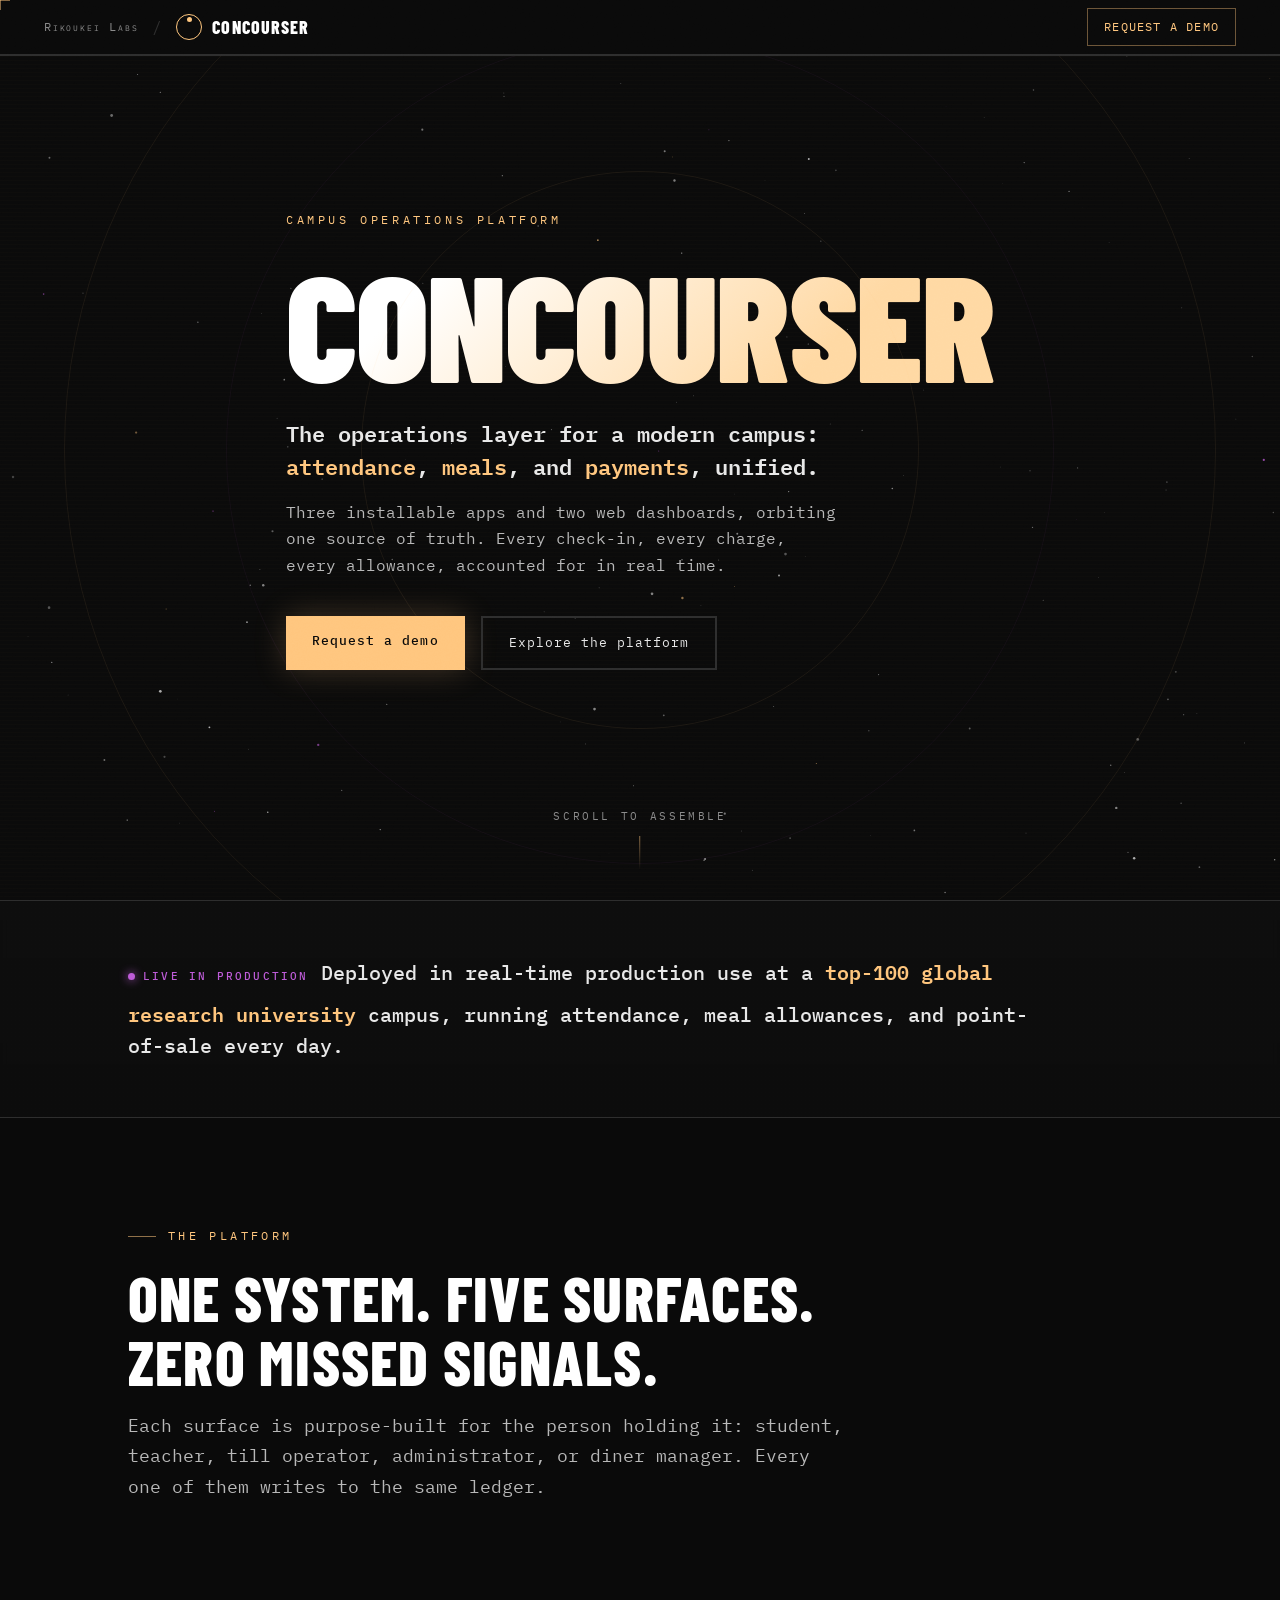
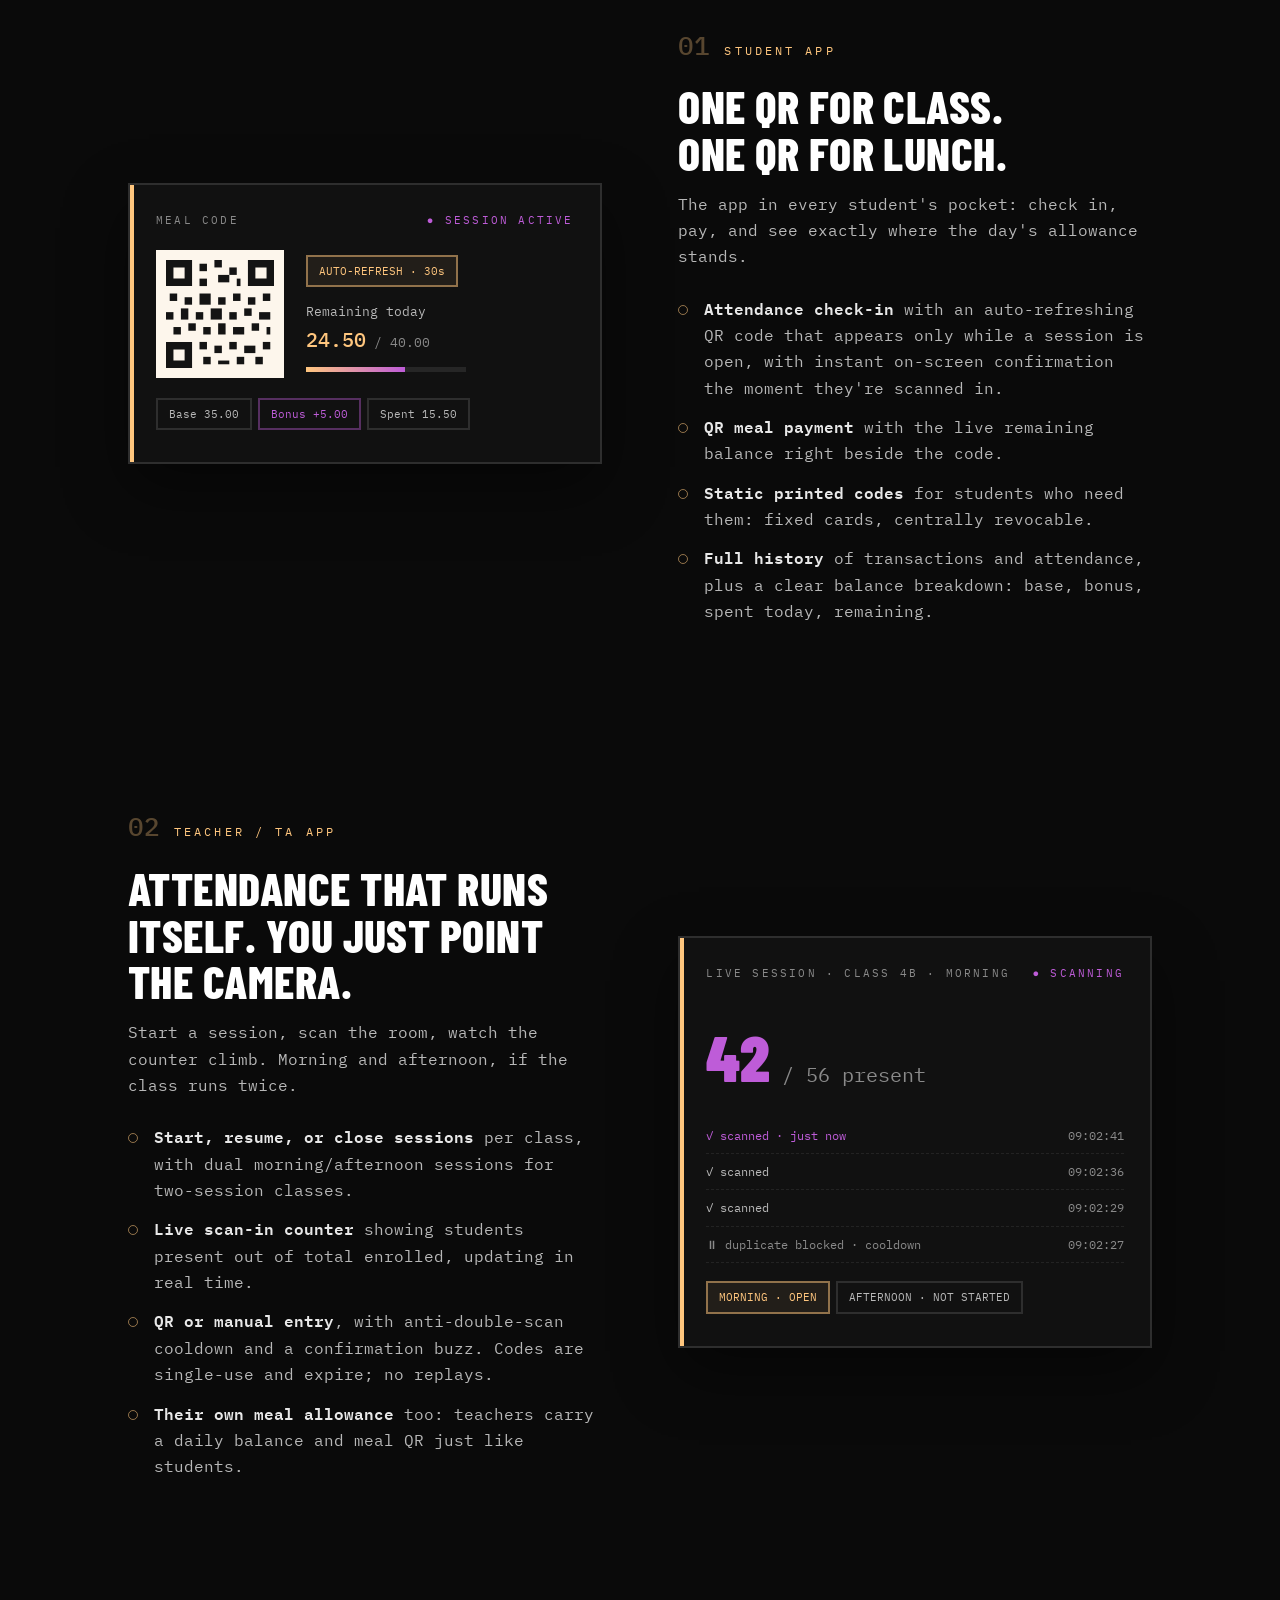
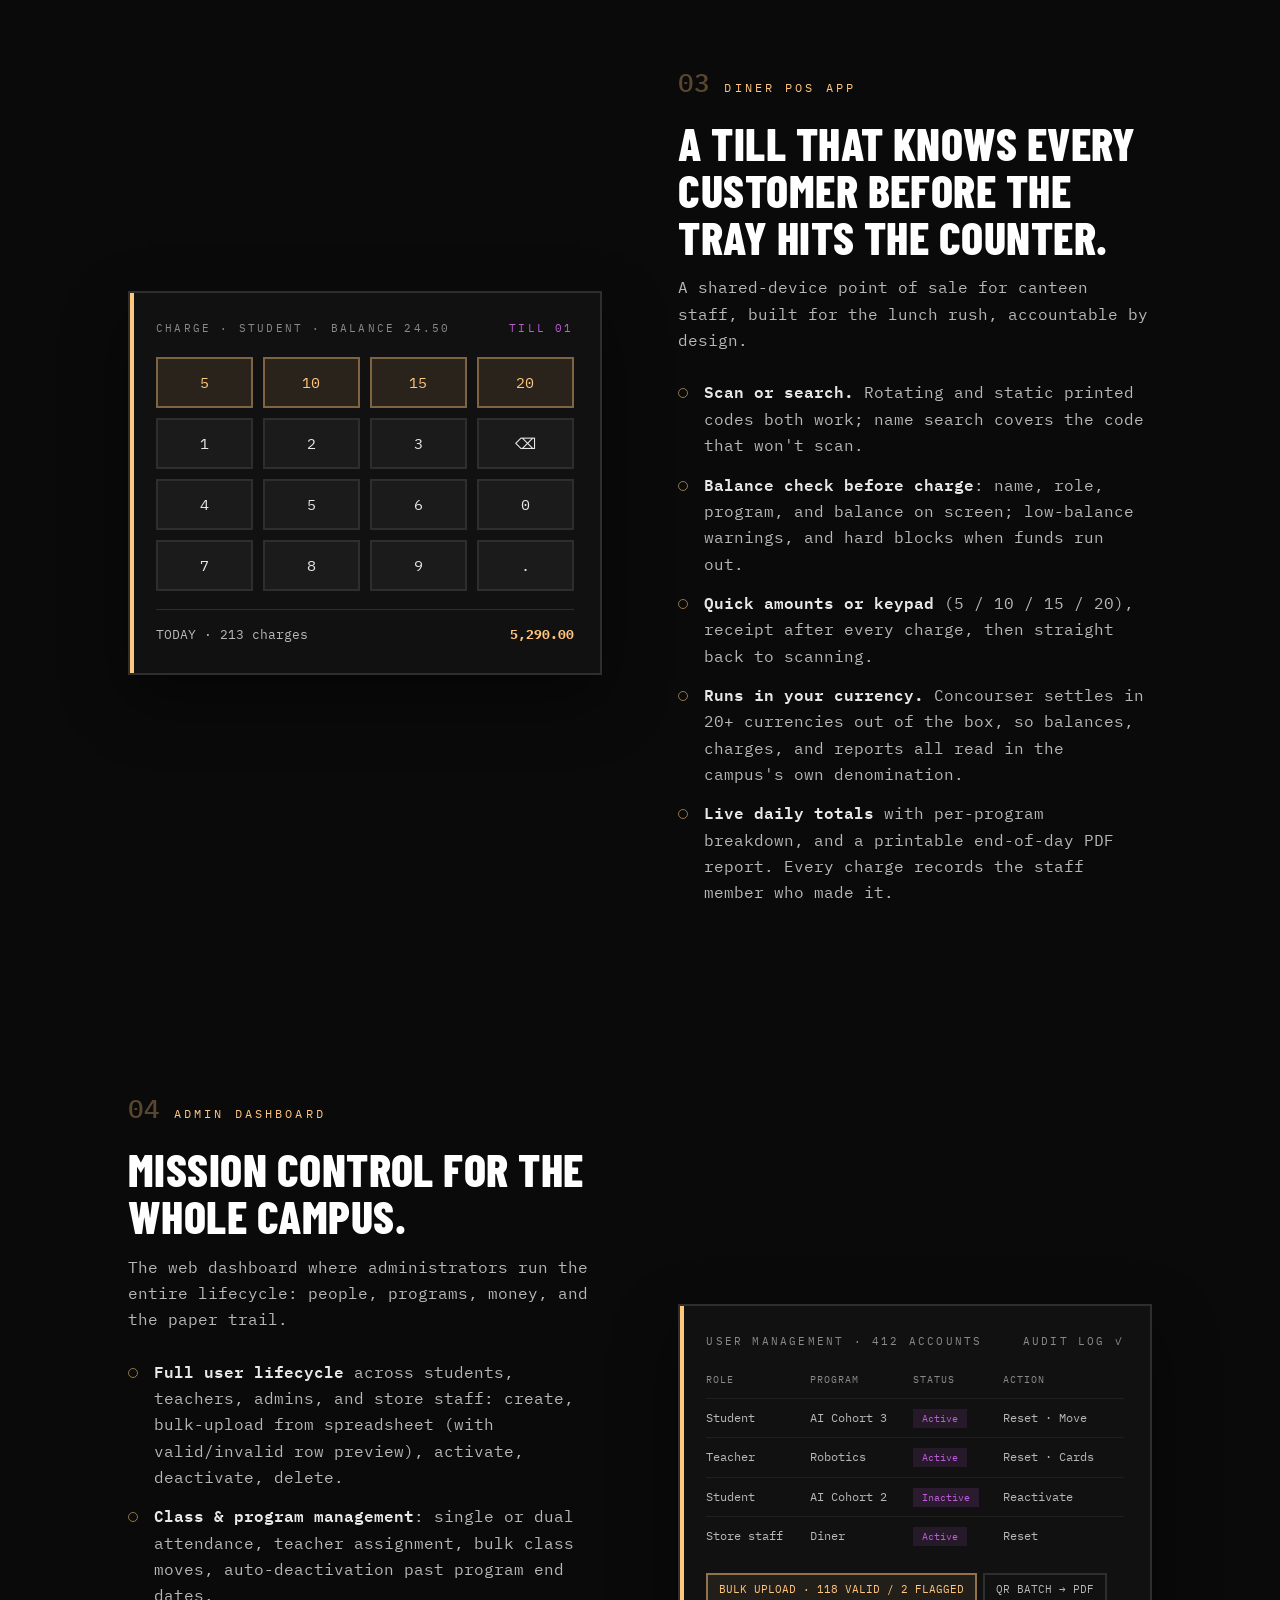
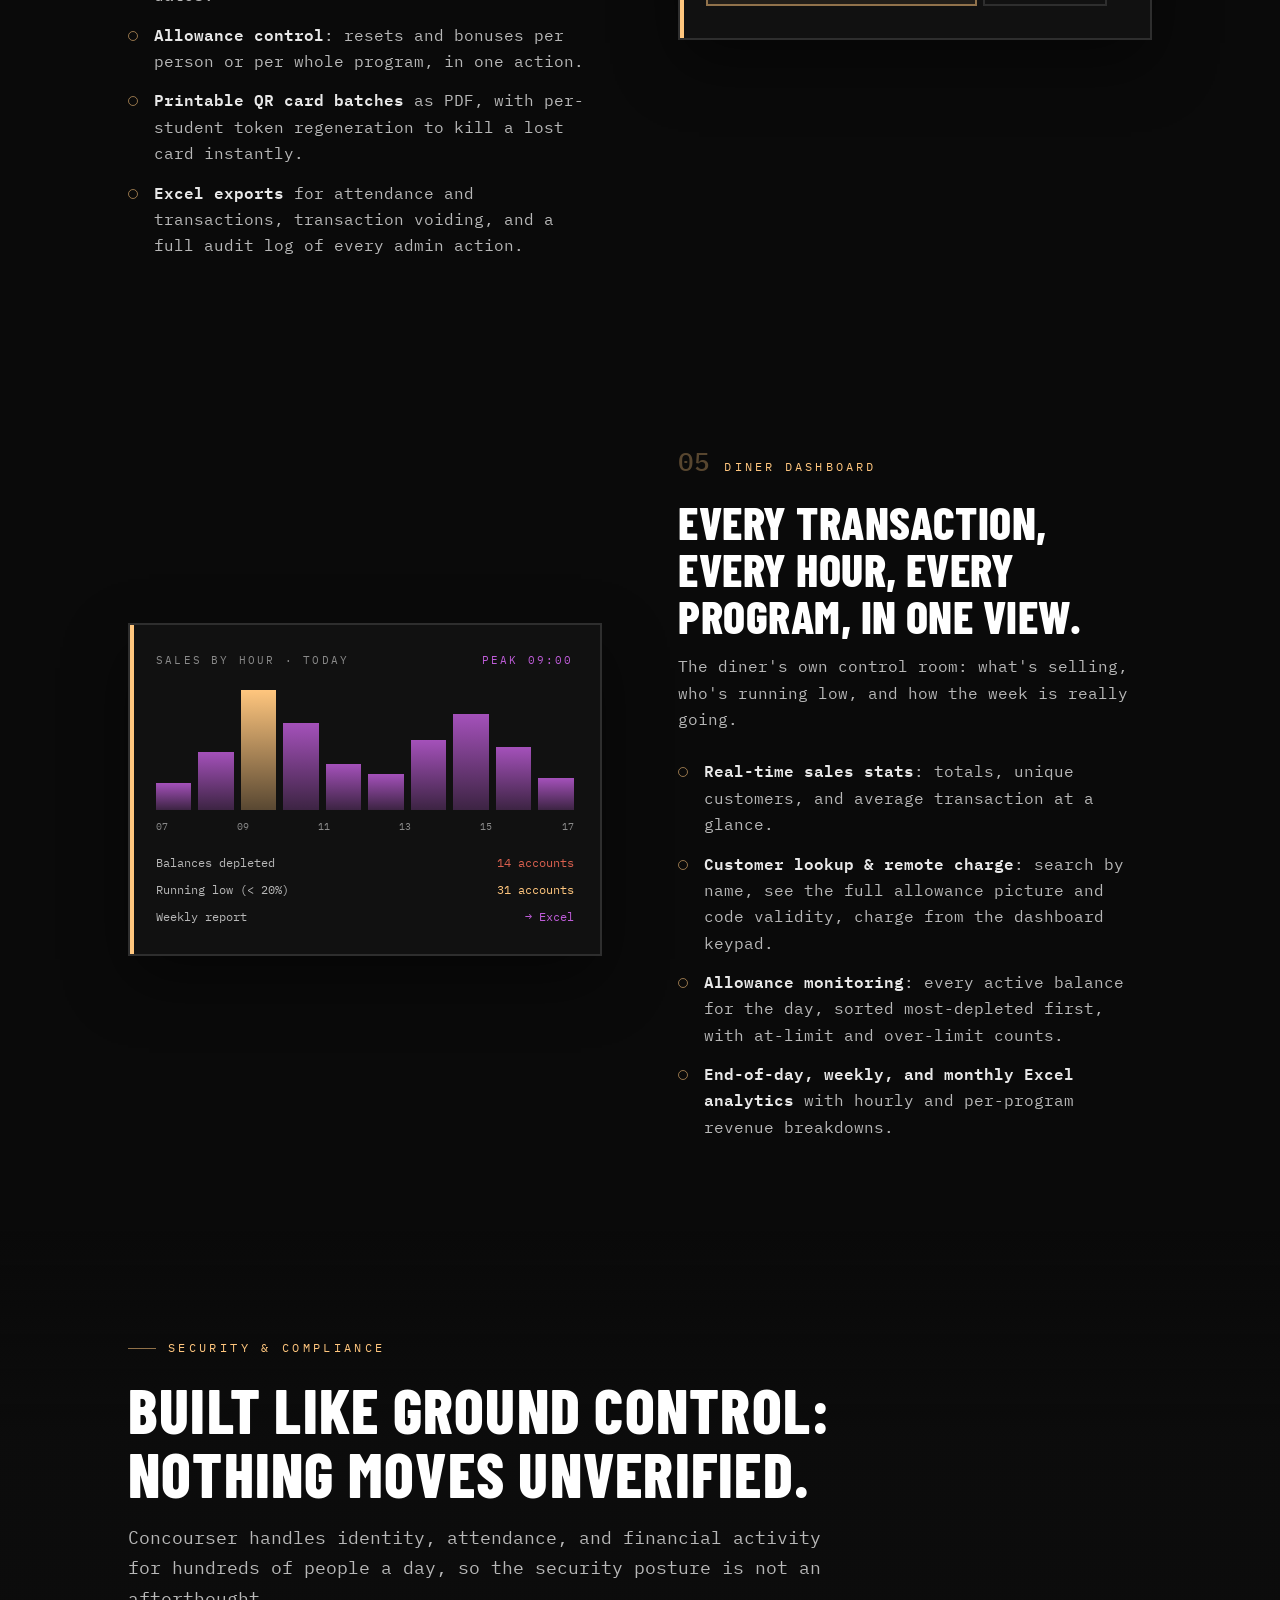
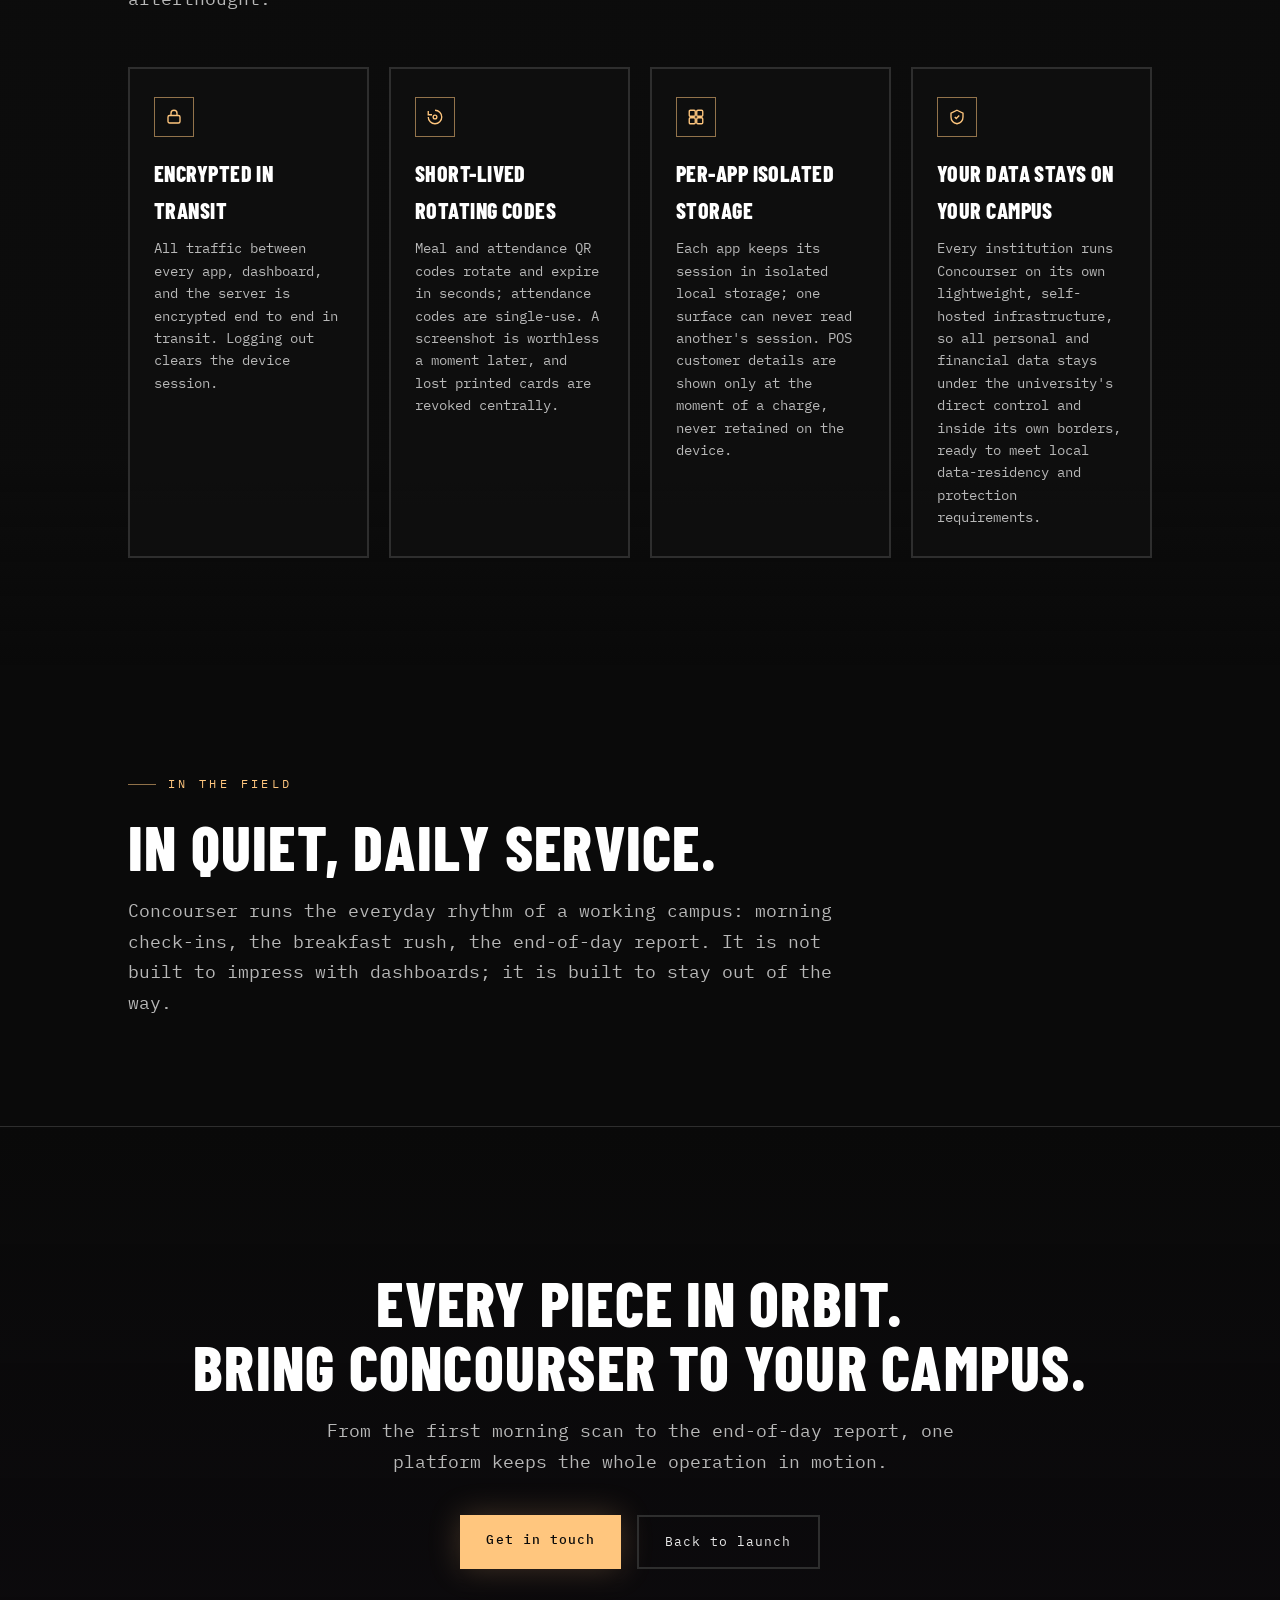
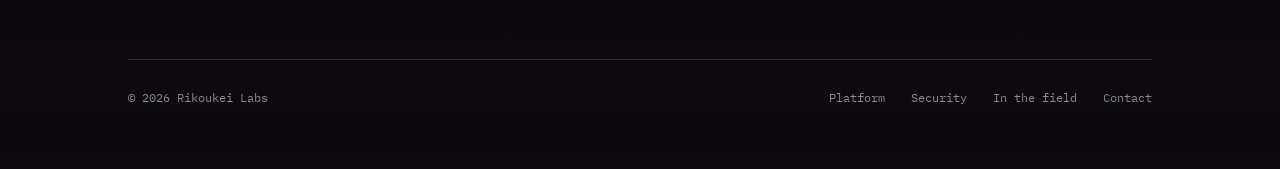
<file: concourse/index.html>
<!DOCTYPE html>
<html lang="en">
<head>
<meta charset="UTF-8">
<meta name="viewport" content="width=device-width, initial-scale=1.0">
<title>Concourser | The operations layer for a modern campus</title>
<meta name="description" content="Concourser unifies attendance, meal allowances, and point-of-sale for a modern campus. Three installable apps, two web dashboards, one operations layer.">
<link rel="preconnect" href="https://fonts.googleapis.com">
<link rel="preconnect" href="https://fonts.gstatic.com" crossorigin>
<link href="https://fonts.googleapis.com/css2?family=Barlow+Condensed:wght@700;800;900&family=IBM+Plex+Mono:wght@400;500;600;700&display=swap" rel="stylesheet">
<style>
  :root {
    --bg: #0a0a0a;
    --bg-raised: #111111;
    --bg-card: #111111;
    --line: rgba(255, 198, 126, 0.14);
    --line-soft: #2e2e2e;
    --gold: #ffc67e;
    --gold-bright: #ffd9a3;
    --gold-dim: rgba(255, 198, 126, 0.55);
    --accent2: #be5cd8;
    --violet: #be5cd8;
    --red: #d9604f;
    --text: #e8e8e8;
    --text-dim: #b8b8b8;
    --text-faint: #8a8a8a;
    --font-display: "Barlow Condensed", "Arial Narrow", sans-serif;
    --font-mono: "IBM Plex Mono", ui-monospace, "SF Mono", Menlo, monospace;
    --max-w: 1120px;
  }

  * { margin: 0; padding: 0; box-sizing: border-box; }

  html { scroll-behavior: smooth; }
  @media (prefers-reduced-motion: reduce) {
    html { scroll-behavior: auto; }
  }

  body {
    background: var(--bg);
    color: var(--text);
    font-family: var(--font-mono);
    font-size: 15.5px;
    line-height: 1.7;
    overflow-x: hidden;
    -webkit-font-smoothing: antialiased;
  }

  ::selection { background: rgba(255, 198, 126, 0.25); color: #fff; }

  a { color: inherit; }

  /* ---------- Background layers ---------- */
  #starfield {
    position: fixed;
    inset: 0;
    z-index: 0;
    pointer-events: none;
  }

  #orrery-wrap {
    position: fixed;
    inset: 0;
    z-index: 0;
    display: flex;
    align-items: center;
    justify-content: center;
    pointer-events: none;
  }
  #orrery {
    width: min(88vmin, 780px);
    height: min(88vmin, 780px);
    opacity: 0.42;
    filter: drop-shadow(0 0 24px rgba(255, 198, 126, 0.12));
  }
  @media (max-width: 768px) {
    #orrery { width: 120vmin; height: 120vmin; opacity: 0.22; }
  }


  /* ---------- Page chrome ---------- */
  .page { position: relative; z-index: 1; }

  nav {
    position: fixed;
    top: 0; left: 0; right: 0;
    z-index: 50;
    display: flex;
    align-items: center;
    justify-content: space-between;
    padding: 0 clamp(20px, 4vw, 44px);
    height: 56px;
    background: var(--bg);
    border-bottom: 2px solid var(--line-soft);
    transition: border-color 0.3s;
  }
  nav.nav-scrolled { border-bottom-color: var(--gold); }
  .nav-left {
    display: flex;
    align-items: center;
    gap: 14px;
    min-width: 0;
  }
  .home-link {
    font-family: var(--font-mono);
    font-size: 12px;
    letter-spacing: 0.15em;
    font-variant: small-caps;
    text-decoration: none;
    color: var(--text-faint);
    white-space: nowrap;
    transition: color 0.2s;
  }
  .home-link:hover { color: var(--accent2); }
  .crumb-sep { color: var(--line-soft); font-family: var(--font-mono); }
  .brand {
    display: flex;
    align-items: center;
    gap: 10px;
    text-decoration: none;
    font-family: var(--font-display);
    font-weight: 800;
    letter-spacing: 0.06em;
    font-size: 18px;
    text-transform: uppercase;
    color: #ffffff;
  }
  .brand .mark {
    width: 26px; height: 26px;
    border: 1.5px solid var(--gold);
    border-radius: 50%;
    position: relative;
    flex-shrink: 0;
  }
  .brand .mark::after {
    content: "";
    position: absolute;
    top: 2px; left: 50%;
    width: 5px; height: 5px;
    margin-left: -2.5px;
    background: var(--gold);
    border-radius: 50%;
  }
  .nav-cta {
    font-family: var(--font-mono);
    font-size: 12px;
    letter-spacing: 0.1em;
    white-space: nowrap;
    text-decoration: none;
    color: var(--gold);
    border: 1px solid rgba(255, 198, 126, 0.4);
    border-radius: 0;
    padding: 8px 16px;
    transition: background 0.25s, color 0.25s;
  }
  .nav-cta:hover { background: var(--gold); color: #12100a; }
  @media (max-width: 480px) {
    .brand .brand-name { display: none; }
    .nav-cta { font-size: 11px; padding: 7px 12px; }
  }

  /* ---------- Shared section layout ---------- */
  section { position: relative; }
  .inner {
    max-width: var(--max-w);
    margin: 0 auto;
    padding: 0 clamp(20px, 5vw, 48px);
  }
  .eyebrow {
    font-family: var(--font-mono);
    font-size: 12px;
    letter-spacing: 0.28em;
    text-transform: uppercase;
    color: var(--gold);
    display: flex;
    align-items: center;
    gap: 12px;
    margin-bottom: 20px;
  }
  .eyebrow::before {
    content: "";
    width: 28px; height: 1px;
    background: var(--gold-dim);
  }
  h2 {
    font-family: var(--font-display);
    font-size: clamp(38px, 5.4vw, 62px);
    font-weight: 800;
    line-height: 1.02;
    letter-spacing: 0.02em;
    text-transform: uppercase;
    color: #ffffff;
    max-width: 18em;
  }
  .lede {
    color: var(--text-dim);
    max-width: 40em;
    margin-top: 18px;
    font-size: clamp(16px, 1.6vw, 18px);
  }

  /* Scroll reveal */
  .reveal {
    opacity: 0;
    transform: translateY(26px);
    transition: opacity 0.7s cubic-bezier(0.22, 1, 0.36, 1), transform 0.7s cubic-bezier(0.22, 1, 0.36, 1);
    transition-delay: var(--d, 0s);
  }
  .reveal.visible { opacity: 1; transform: none; }
  @media (prefers-reduced-motion: reduce) {
    .reveal { opacity: 1; transform: none; transition: none; }
  }

  /* ---------- Hero ---------- */
  .hero {
    min-height: 100svh;
    display: flex;
    flex-direction: column;
    justify-content: center;
    padding-top: 90px;
    padding-bottom: 110px;
    overflow: hidden;
  }
  .hero .orbits {
    position: absolute;
    inset: 0;
    display: flex;
    align-items: center;
    justify-content: center;
    pointer-events: none;
  }
  .hero .orbits span {
    position: absolute;
    border: 1px solid rgba(255, 198, 126, 0.07);
    border-radius: 50%;
  }
  .hero .orbits span:nth-child(1) { width: 62vmin; height: 62vmin; }
  .hero .orbits span:nth-child(2) { width: 92vmin; height: 92vmin; border-color: rgba(190, 92, 216, 0.05); }
  .hero .orbits span:nth-child(3) { width: 128vmin; height: 128vmin; }
  .hero-badge {
    font-family: var(--font-mono);
    font-size: 12px;
    letter-spacing: 0.3em;
    text-transform: uppercase;
    color: var(--gold);
    margin-bottom: 26px;
  }
  h1 {
    font-family: var(--font-display);
    font-size: clamp(68px, 12vw, 150px);
    font-weight: 900;
    letter-spacing: -0.01em;
    line-height: 0.9;
    text-transform: uppercase;
    background: linear-gradient(135deg, #ffffff 20%, var(--gold-bright) 75%);
    -webkit-background-clip: text;
    background-clip: text;
    color: transparent;
  }
  .hero .tagline {
    margin-top: 26px;
    font-size: clamp(16px, 2vw, 22px);
    font-weight: 600;
    color: var(--text);
    max-width: 30em;
    line-height: 1.5;
  }
  .hero .tagline em {
    font-style: normal;
    color: var(--gold);
  }
  .hero .sub {
    margin-top: 16px;
    color: var(--text-dim);
    max-width: 36em;
  }
  .hero-ctas { margin-top: 38px; display: flex; gap: 16px; flex-wrap: wrap; }
  .btn {
    display: inline-block;
    text-decoration: none;
    font-family: var(--font-mono);
    font-size: 13px;
    letter-spacing: 0.08em;
    padding: 14px 26px;
    border-radius: 0;
    transition: transform 0.2s, box-shadow 0.2s, background 0.2s, color 0.2s;
  }
  .btn-primary {
    background: var(--gold);
    color: #0a0a0a;
    font-weight: 500;
    box-shadow: 0 0 32px rgba(255, 198, 126, 0.22);
  }
  .btn-primary:hover { transform: translateY(-2px); box-shadow: 0 4px 44px rgba(255, 198, 126, 0.38); }
  .btn-ghost {
    color: var(--text);
    border: 2px solid var(--line-soft);
  }
  .btn-ghost:hover { border-color: var(--gold-dim); color: var(--gold); }
  .scroll-hint {
    position: absolute;
    bottom: 30px;
    left: 50%;
    transform: translateX(-50%);
    font-family: var(--font-mono);
    font-size: 11px;
    letter-spacing: 0.24em;
    color: var(--text-faint);
    text-transform: uppercase;
    display: flex;
    flex-direction: column;
    align-items: center;
    gap: 10px;
    white-space: nowrap;
  }
  .scroll-hint::after {
    content: "";
    width: 1px;
    height: 34px;
    background: linear-gradient(180deg, var(--gold-dim), transparent);
    animation: drip 2.2s ease-in-out infinite;
  }
  @keyframes drip {
    0% { transform: scaleY(0); transform-origin: top; }
    45% { transform: scaleY(1); transform-origin: top; }
    55% { transform: scaleY(1); transform-origin: bottom; }
    100% { transform: scaleY(0); transform-origin: bottom; }
  }
  @media (prefers-reduced-motion: reduce) { .scroll-hint::after { animation: none; } }

  /* ---------- Proof band ---------- */
  .proof {
    border-top: 1px solid var(--line-soft);
    border-bottom: 1px solid var(--line-soft);
    background: linear-gradient(180deg, rgba(17, 17, 17, 0.65), rgba(13, 13, 13, 0.85));
    backdrop-filter: blur(4px);
    -webkit-backdrop-filter: blur(4px);
    padding: 56px 0;
  }
  .proof .claim { max-width: 46em; }
  .proof .claim {
    font-size: clamp(16px, 1.9vw, 20px);
    font-weight: 500;
    line-height: 1.55;
  }
  .proof .claim strong { color: var(--gold); font-weight: 600; }
  .proof .claim .live {
    display: inline-flex;
    align-items: center;
    gap: 8px;
    font-family: var(--font-mono);
    font-size: 11px;
    letter-spacing: 0.2em;
    color: var(--accent2);
    text-transform: uppercase;
    margin-bottom: 14px;
  }
  .proof .claim .live::before {
    content: "";
    width: 7px; height: 7px;
    border-radius: 50%;
    background: var(--accent2);
    box-shadow: 0 0 10px var(--accent2);
    animation: pulse 2s ease-in-out infinite;
  }
  @keyframes pulse { 50% { opacity: 0.35; } }

  /* ---------- Feature surfaces ---------- */
  .features-head { padding: clamp(90px, 12vh, 150px) 0 30px; }

  .surface {
    padding: clamp(70px, 10vh, 120px) 0;
  }
  .surface .inner {
    display: grid;
    grid-template-columns: 1fr 1fr;
    gap: clamp(36px, 6vw, 88px);
    align-items: center;
  }
  .surface:nth-of-type(even) .inner .s-visual { order: -1; }
  .s-label {
    font-family: var(--font-mono);
    font-size: 12px;
    letter-spacing: 0.26em;
    color: var(--gold);
    text-transform: uppercase;
    margin-bottom: 16px;
    display: flex;
    align-items: baseline;
    gap: 14px;
  }
  .s-label .num {
    font-size: 26px;
    color: rgba(255, 198, 126, 0.32);
    font-weight: 500;
    letter-spacing: 0;
  }
  .surface h3 {
    font-family: var(--font-display);
    font-size: clamp(32px, 4vw, 46px);
    font-weight: 800;
    line-height: 1.02;
    letter-spacing: 0.01em;
    text-transform: uppercase;
    color: #ffffff;
  }
  .surface .s-desc { color: var(--text-dim); margin-top: 14px; }
  .surface ul {
    list-style: none;
    margin-top: 26px;
    display: grid;
    gap: 13px;
  }
  .surface li {
    position: relative;
    padding-left: 26px;
    color: var(--text-dim);
    font-size: 15.5px;
  }
  .surface li::before {
    content: "";
    position: absolute;
    left: 0; top: 9px;
    width: 8px; height: 8px;
    border: 1.5px solid var(--gold-dim);
    border-radius: 50%;
  }
  .surface li b { color: var(--text); font-weight: 600; }

  /* Visual mock panels */
  .panel {
    background: linear-gradient(160deg, var(--bg-card), var(--bg-raised));
    border: 2px solid var(--line-soft);
    border-radius: 0;
    padding: 26px;
    box-shadow: 0 24px 60px rgba(0, 0, 0, 0.45);
    position: relative;
    overflow: hidden;
  }
  .panel::before {
    content: "";
    position: absolute;
    top: 0; left: 0;
    width: 4px;
    height: 100%;
    background: var(--gold);
  }
  .panel-title {
    font-family: var(--font-mono);
    font-size: 11px;
    letter-spacing: 0.2em;
    text-transform: uppercase;
    color: var(--text-faint);
    display: flex;
    justify-content: space-between;
    margin-bottom: 20px;
  }
  .panel-title .ok { color: var(--accent2); }

  .chip {
    display: inline-block;
    font-family: var(--font-mono);
    font-size: 11px;
    padding: 5px 11px;
    border-radius: 0;
    border: 2px solid var(--line-soft);
    color: var(--text-dim);
    margin: 0 6px 6px 0;
  }
  .chip.on { border-color: rgba(255, 198, 126, 0.5); color: var(--gold); background: rgba(255, 198, 126, 0.07); }
  .chip.teal { border-color: rgba(190, 92, 216, 0.4); color: var(--accent2); }

  .qr-row { display: flex; gap: 22px; align-items: center; flex-wrap: wrap; }
  .qr-box {
    background: #fdf6ec;
    border-radius: 0;
    padding: 10px;
    width: 128px;
    height: 128px;
    flex-shrink: 0;
  }
  .balance-line { font-family: var(--font-mono); font-size: 13px; color: var(--text-dim); margin-top: 8px; }
  .balance-line b { color: var(--gold); font-size: 20px; font-weight: 500; }
  .meter {
    height: 5px;
    background: rgba(160, 160, 160, 0.15);
    border-radius: 0;
    margin-top: 10px;
    overflow: hidden;
    min-width: 160px;
  }
  .meter i { display: block; height: 100%; width: 62%; background: linear-gradient(90deg, var(--gold), var(--accent2)); border-radius: 0; }

  .big-counter {
    display: flex;
    align-items: baseline;
    gap: 12px;
    font-weight: 700;
    margin: 6px 0 14px;
  }
  .big-counter b { font-family: var(--font-display); font-size: 64px; font-weight: 900; color: var(--accent2); letter-spacing: 0; }
  .big-counter span { font-size: 20px; color: var(--text-faint); font-weight: 400; }
  .scan-feed { font-family: var(--font-mono); font-size: 12px; display: grid; gap: 8px; color: var(--text-dim); }
  .scan-feed div { display: flex; justify-content: space-between; border-bottom: 1px dashed rgba(160, 160, 160, 0.12); padding-bottom: 7px; }
  .scan-feed .t { color: var(--text-faint); }
  .scan-feed .new { color: var(--accent2); }

  .keypad { display: grid; grid-template-columns: repeat(4, 1fr); gap: 10px; margin-top: 6px; }
  .keypad button {
    font-family: var(--font-mono);
    font-size: 15px;
    padding: 14px 0;
    background: rgba(160, 160, 160, 0.07);
    color: var(--text);
    border: 2px solid var(--line-soft);
    border-radius: 0;
    cursor: default;
  }
  .keypad button.gold { background: rgba(255, 198, 126, 0.1); border-color: rgba(255, 198, 126, 0.4); color: var(--gold); }
  .pos-total { display: flex; justify-content: space-between; font-family: var(--font-mono); font-size: 13px; color: var(--text-dim); margin-top: 18px; padding-top: 14px; border-top: 1px solid var(--line-soft); }
  .pos-total b { color: var(--gold); }

  .table-mock { font-family: var(--font-mono); font-size: 12px; width: 100%; border-collapse: collapse; }
  .table-mock th {
    text-align: left;
    color: var(--text-faint);
    font-weight: 400;
    letter-spacing: 0.1em;
    text-transform: uppercase;
    font-size: 10px;
    padding: 0 8px 10px 0;
  }
  .table-mock td { padding: 9px 8px 9px 0; border-top: 1px solid rgba(160, 160, 160, 0.1); color: var(--text-dim); }
  .pill { font-size: 10px; padding: 3px 9px; border-radius: 0; }
  .pill.a { background: rgba(190, 92, 216, 0.12); color: var(--accent2); }
  .pill.i { background: rgba(190, 92, 216, 0.14); color: var(--violet); }

  .bars { display: flex; align-items: flex-end; gap: 7px; height: 120px; margin-top: 10px; }
  .bars i {
    flex: 1;
    background: linear-gradient(180deg, rgba(190, 92, 216, 0.85), rgba(190, 92, 216, 0.25));
    border-radius: 0;
    min-width: 8px;
  }
  .bars i.peak { background: linear-gradient(180deg, var(--gold), rgba(255, 198, 126, 0.3)); }
  .bars-x { display: flex; justify-content: space-between; font-family: var(--font-mono); font-size: 10px; color: var(--text-faint); margin-top: 8px; }
  .low-list { margin-top: 18px; font-family: var(--font-mono); font-size: 12px; display: grid; gap: 7px; }
  .low-list div { display: flex; justify-content: space-between; color: var(--text-dim); }
  .low-list .warn { color: var(--gold); }
  .low-list .dep { color: var(--red); }

  @media (max-width: 860px) {
    .surface .inner { grid-template-columns: 1fr; }
    .surface:nth-of-type(even) .inner .s-visual { order: 0; }
  }

  /* ---------- Security ---------- */
  .security {
    padding: clamp(90px, 12vh, 150px) 0;
    background: linear-gradient(180deg, transparent, rgba(13, 13, 13, 0.6) 20%, rgba(13, 13, 13, 0.6) 80%, transparent);
  }
  .sec-grid {
    margin-top: 52px;
    display: grid;
    grid-template-columns: repeat(auto-fit, minmax(240px, 1fr));
    gap: 20px;
  }
  .sec-card {
    border: 2px solid var(--line-soft);
    border-radius: 0;
    padding: 28px 24px;
    background: rgba(17, 17, 17, 0.6);
    transition: border-color 0.3s, transform 0.3s;
  }
  .sec-card:hover { border-color: rgba(255, 198, 126, 0.35); transform: translateY(-3px); }
  .sec-card .ico {
    width: 40px; height: 40px;
    border: 1.5px solid var(--gold-dim);
    border-radius: 0;
    display: flex;
    align-items: center;
    justify-content: center;
    margin-bottom: 18px;
    color: var(--gold);
  }
  .sec-card h4 { font-family: var(--font-display); font-size: 22px; font-weight: 800; text-transform: uppercase; letter-spacing: 0.02em; color: #ffffff; margin-bottom: 8px; }
  .sec-card p { font-size: 14px; color: var(--text-dim); line-height: 1.6; }
  .sec-card .soon {
    display: inline-block;
    font-family: var(--font-mono);
    font-size: 10px;
    letter-spacing: 0.14em;
    text-transform: uppercase;
    color: var(--violet);
    border: 1px solid rgba(190, 92, 216, 0.35);
    border-radius: 0;
    padding: 2px 9px;
    margin-bottom: 10px;
  }

  /* ---------- In the field (kept deliberately quiet) ---------- */
  .impact { padding: clamp(90px, 12vh, 150px) 0; }
  .field-notes {
    margin-top: 44px;
    max-width: 640px;
    border: 2px solid var(--line-soft);
    border-left: 4px solid var(--gold-dim);
    background: var(--bg-raised);
    padding: 20px 24px;
  }
  .field-notes .fn-title {
    font-family: var(--font-mono);
    font-size: 11px;
    letter-spacing: 0.2em;
    color: var(--text-faint);
    margin-bottom: 12px;
  }
  .field-notes .fn-line {
    font-family: var(--font-mono);
    font-size: 13.5px;
    line-height: 1.9;
    color: var(--text-dim);
  }
  .field-notes .fn-note {
    margin-top: 12px;
    font-family: var(--font-mono);
    font-size: 12px;
    line-height: 1.7;
    color: var(--text-faint);
  }

  /* ---------- Footer / closing ---------- */
  .closing {
    padding: clamp(100px, 16vh, 190px) 0 60px;
    text-align: center;
    border-top: 1px solid var(--line-soft);
    background: linear-gradient(180deg, transparent, rgba(14, 10, 16, 0.55));
  }
  .closing h2 { margin: 0 auto; max-width: 15em; }
  .closing .lede { margin-left: auto; margin-right: auto; text-align: center; }
  .closing .hero-ctas { justify-content: center; }
  .foot-links {
    margin-top: 90px;
    padding-top: 28px;
    border-top: 1px solid var(--line-soft);
    display: flex;
    justify-content: space-between;
    align-items: center;
    flex-wrap: wrap;
    gap: 16px;
    font-family: var(--font-mono);
    font-size: 12px;
    color: var(--text-faint);
  }
  .foot-links .links { display: flex; gap: 18px 26px; flex-wrap: wrap; justify-content: center; }
  @media (max-width: 640px) {
    .foot-links { justify-content: center; text-align: center; }
  }
  .foot-links a { color: var(--text-faint); text-decoration: none; transition: color 0.2s; }
  .foot-links a:hover { color: var(--gold); }

  /* ---------- Rikoukei texture layers ---------- */
  .grain {
    position: fixed;
    inset: 0;
    width: 100%;
    height: 100%;
    pointer-events: none;
    z-index: 9000;
    opacity: 0.06;
    mix-blend-mode: overlay;
  }
  .scan-layer {
    position: fixed;
    inset: 0;
    pointer-events: none;
    z-index: 0;
    background: repeating-linear-gradient(
      0deg,
      transparent,
      transparent 3px,
      rgba(255, 198, 126, 0.015) 3px,
      rgba(255, 198, 126, 0.015) 4px
    );
  }

  /* ---------- Custom cursor (desktop) ---------- */
  @media (pointer: fine) {
    html, body, a, button { cursor: none; }
    .cursor-reticle {
      position: fixed;
      top: 0; left: 0;
      width: 24px; height: 24px;
      pointer-events: none;
      z-index: 10000;
      transform: translate(-50%, -50%);
      will-change: transform;
    }
    .cursor-reticle::before,
    .cursor-reticle::after {
      content: "";
      position: absolute;
      background: var(--gold);
    }
    .cursor-reticle::before { top: 50%; left: 2px; right: 2px; height: 1px; transform: translateY(-50%); }
    .cursor-reticle::after { left: 50%; top: 2px; bottom: 2px; width: 1px; transform: translateX(-50%); }
    .cursor-ring {
      position: fixed;
      top: 0; left: 0;
      width: 24px; height: 24px;
      border: 1.5px solid var(--gold);
      pointer-events: none;
      z-index: 10000;
      transform: translate(-50%, -50%);
      opacity: 0.6;
      will-change: transform;
    }
  }
  @media (pointer: coarse) {
    .cursor-reticle, .cursor-ring { display: none; }
  }

  /* ---------- Section header glitch ---------- */
  .glitch-active { animation: glitch-text 0.4s steps(2) forwards; }
  @keyframes glitch-text {
    0% { opacity: 1; transform: translate(0); text-shadow: none; }
    10% { opacity: 0.7; transform: translate(-3px, 1px); text-shadow: 2px 0 var(--gold), -2px 0 var(--accent2); }
    20% { opacity: 1; transform: translate(2px, -1px); text-shadow: -1px 0 var(--accent2), 1px 0 var(--gold); }
    30% { opacity: 0.8; transform: translate(0, 2px); text-shadow: 2px 0 var(--gold); }
    40% { opacity: 1; transform: translate(-1px, 0); text-shadow: none; }
    50% { opacity: 0.6; transform: translate(3px, 1px); text-shadow: -2px 0 var(--accent2), 3px 0 var(--gold); }
    60% { opacity: 1; transform: translate(0); text-shadow: 1px 0 var(--gold); }
    70% { opacity: 0.9; transform: translate(-2px, -1px); text-shadow: -1px 0 var(--accent2); }
    80% { opacity: 1; transform: translate(1px, 0); text-shadow: none; }
    100% { opacity: 1; transform: translate(0); text-shadow: none; }
  }
  @media (prefers-reduced-motion: reduce) {
    .glitch-active { animation: none; }
  }

  /* ---------- Warp-in arrival (from the Rikoukei site) ---------- */
  #warp-in {
    position: fixed;
    inset: 0;
    z-index: 9500;
    background: var(--bg);
    display: flex;
    align-items: center;
    justify-content: center;
    transition: opacity 0.5s ease;
  }
  #warp-in.done { opacity: 0; pointer-events: none; }
  #warp-in .wring {
    position: absolute;
    border: 2px solid var(--gold);
    border-radius: 50%;
    opacity: 0;
  }
  #warp-in .wring.r1 { width: 26vmin; height: 26vmin; }
  #warp-in .wring.r2 { width: 46vmin; height: 46vmin; border-color: var(--accent2); border-width: 1px; }
  #warp-in .wring.r3 { width: 68vmin; height: 68vmin; border-width: 1px; }
  #warp-in .wdot {
    position: absolute;
    width: 10px; height: 10px;
    background: var(--gold);
    border-radius: 50%;
    opacity: 0;
  }
  #warp-in .wlabel {
    position: absolute;
    margin-top: 42vmin;
    font-family: var(--font-mono);
    font-size: 12px;
    letter-spacing: 0.3em;
    color: var(--gold-dim);
    opacity: 0;
  }
  #warp-in.play .wring { animation: warp-ring 1.05s cubic-bezier(0.22, 1, 0.36, 1) forwards; }
  #warp-in.play .wring.r2 { animation-delay: 0.1s; }
  #warp-in.play .wring.r3 { animation-delay: 0.2s; }
  #warp-in.play .wdot { animation: warp-dot 0.9s ease forwards 0.15s; }
  #warp-in.play .wlabel { animation: warp-label 0.8s ease forwards 0.25s; }
  @keyframes warp-ring {
    0% { transform: scale(2.8); opacity: 0; }
    30% { opacity: 0.9; }
    100% { transform: scale(1); opacity: 0.15; }
  }
  @keyframes warp-dot {
    0% { transform: scale(0); opacity: 0; }
    40% { transform: scale(1.6); opacity: 1; }
    100% { transform: scale(1); opacity: 0.6; }
  }
  @keyframes warp-label {
    0% { opacity: 0; transform: translateY(8px); }
    100% { opacity: 1; transform: translateY(0); }
  }

  /* ---------- Mobile performance ----------
     Drop the GPU-heavy layers on small screens: blend-mode grain,
     scanlines, backdrop blur, and the big SVG drop-shadow. The starfield
     is drawn once (no parallax redraws) and the orrery is a simple fade. */
  @media (max-width: 768px) {
    .grain, .scan-layer { display: none; }
    .proof { backdrop-filter: none; -webkit-backdrop-filter: none; }
    #orrery { filter: none; }
    .reveal {
      transform: translateY(14px);
      transition-duration: 0.45s;
    }
  }
</style>
</head>
<body>

<!-- Grain overlay via inline SVG filter (matches rikoukeilabs.com) -->
<svg class="grain" aria-hidden="true">
  <filter id="grain-filter">
    <feTurbulence type="fractalNoise" baseFrequency="0.65" numOctaves="3" stitchTiles="stitch"/>
    <feColorMatrix type="saturate" values="0"/>
  </filter>
  <rect width="100%" height="100%" filter="url(#grain-filter)"/>
</svg>

<!-- Custom cursor -->
<div class="cursor-reticle" aria-hidden="true"></div>
<div class="cursor-ring" aria-hidden="true"></div>

<!-- Warp arrival overlay (plays when navigating in from the Rikoukei site) -->
<div id="warp-in" aria-hidden="true">
  <span class="wring r3"></span>
  <span class="wring r2"></span>
  <span class="wring r1"></span>
  <span class="wdot"></span>
  <span class="wlabel">// DOCKING : Concourser</span>
</div>

<canvas id="starfield" aria-hidden="true"></canvas>

<!-- Scroll-assembled orrery (the Concourser mark, piece by piece) -->
<div id="orrery-wrap" aria-hidden="true">
  <svg id="orrery" viewBox="0 0 1600 1600" xmlns="http://www.w3.org/2000/svg" fill="transparent">
    <defs>
      <clipPath id="clip-path-0"><circle cx="800" cy="800" r="253.05"/></clipPath>
      <mask id="mask-0"><rect width="1600" height="1600" fill="white"/><circle cx="546.95" cy="800" r="96.25" fill="black"/></mask>
      <mask id="mask-1"><rect width="1600" height="1600" fill="white"/><circle cx="546.95" cy="800" r="77" fill="black"/></mask>
    </defs>
    <g transform="translate(800,800) scale(2.07) translate(-800,-800)">
      <g>
        <path class="lp" d="M 978.9333709792559 978.9333709792558 A 253.04999999999998 253.04999999999998 0 0 1 621.0666290207441 978.9333709792559" fill="transparent" stroke-width="4" stroke="#ffc67e"/>
        <circle class="lp" cx="800" cy="956.8" r="77" stroke-width="4" stroke="#ffc67e"/>
        <circle class="ld" cx="868.6075023625043" cy="921.8427315200548" r="9.5" stroke-width="0" fill="#ffc67e"/>
        <circle class="ld" cx="854.4472221513641" cy="902.3527778486358" r="9.5" stroke-width="0" fill="#ffc67e"/>
        <circle class="lp" cx="800" cy="879.8" r="38" stroke-width="4" stroke="#ffc67e"/>
      </g>
      <g>
        <path class="lp" d="M 978.9333709792558 621.0666290207441 A 253.04999999999998 253.04999999999998 0 0 1 978.9333709792559 978.9333709792559" fill="transparent" stroke-width="4" stroke="#ffc67e"/>
        <circle class="lp" cx="956.8" cy="800" r="96.25" stroke-width="4" stroke="#ffc67e"/>
        <line class="lp" x1="878.9321142914113" y1="743.4256694668495" x2="836.1047771516875" y2="712.3097876736166" stroke-width="4" stroke="#ffc67e"/>
        <circle class="lp" cx="956.8" cy="800" r="77" stroke-width="5" stroke="#ffc67e"/>
        <circle class="ld" cx="921.8427315200548" cy="731.3924976374957" r="9.5" stroke-width="0" fill="#ffc67e"/>
        <circle class="ld" cx="902.3527778486358" cy="745.5527778486359" r="9.5" stroke-width="0" fill="#ffc67e"/>
        <circle class="lp" cx="879.8" cy="800" r="38" stroke-width="5" stroke="#ffc67e"/>
      </g>
      <g>
        <path class="lp" d="M 621.0666290207441 621.0666290207441 A 253.04999999999998 253.04999999999998 0 0 1 978.9333709792559 621.0666290207441" fill="transparent" stroke-width="4" stroke="#ffc67e"/>
        <circle class="lp" cx="800" cy="546.95" r="38" stroke-width="4" stroke="#ffc67e"/>
        <line class="lp" x1="800" y1="508.95000000000005" x2="800" y2="432.95000000000005" stroke-width="4" stroke="#ffc67e"/>
      </g>
      <g>
        <path class="lp" d="M 621.0666290207441 978.9333709792559 A 253.04999999999998 253.04999999999998 0 0 1 621.0666290207441 621.0666290207441" fill="transparent" mask="url(#mask-0)" stroke-width="4" stroke="#ffc67e"/>
        <path class="lp" d="M 546.95 703.75 A 96.25 96.25 0 0 1 546.95 896.25" clip-path="url(#clip-path-0)" stroke-width="4" stroke="#ffc67e"/>
        <circle class="ld" cx="576.6928857085887" cy="891.5391896934085" r="9.5" stroke-width="0" fill="#ffc67e"/>
        <circle class="ld" cx="603.5243305331505" cy="877.8678857085887" r="9.5" stroke-width="0" fill="#ffc67e"/>
        <circle class="ld" cx="624.8178857085887" cy="856.5743305331506" r="9.5" stroke-width="0" fill="#ffc67e"/>
        <path class="lp" d="M 621.0666290207441 978.9333709792559 A 253.04999999999998 253.04999999999998 0 0 1 621.0666290207441 621.0666290207441" fill="transparent" mask="url(#mask-1)" stroke-width="4" stroke="#ffc67e"/>
        <path class="lp" d="M 546.95 723 A 77 77 0 0 1 546.95 877" clip-path="url(#clip-path-0)" stroke-width="5" stroke="#ffc67e"/>
        <line class="lp" x1="570.7443085668709" y1="873.2313517547268" x2="583.83117827865" y2="913.5085952198266" stroke-width="5" stroke="#ffc67e"/>
        <line class="lp" x1="592.2094644265204" y1="862.294308566871" x2="617.1021698611066" y2="896.55617827865" stroke-width="5" stroke="#ffc67e"/>
        <line class="lp" x1="609.244308566871" y1="845.2594644265205" x2="643.50617827865" y2="870.1521698611067" stroke-width="5" stroke="#ffc67e"/>
        <circle class="lp" cx="546.95" cy="800" r="38" stroke-width="5" stroke="#ffc67e"/>
      </g>
    </g>
  </svg>
</div>

<div class="scan-layer" aria-hidden="true"></div>

<nav id="site-nav">
  <div class="nav-left">
    <a class="home-link" href="../">Rikoukei Labs</a>
    <span class="crumb-sep">/</span>
    <a class="brand" href="#top">
      <span class="mark"></span>
      <span class="brand-name">Concourser</span>
    </a>
  </div>
  <a class="nav-cta" href="#contact">REQUEST A DEMO</a>
</nav>

<div class="page" id="top">

  <!-- ============ HERO ============ -->
  <section class="hero">
    <div class="orbits" aria-hidden="true"><span></span><span></span><span></span></div>
    <div class="inner">
      <div class="hero-badge reveal">CAMPUS OPERATIONS PLATFORM</div>
      <h1 class="reveal" style="--d:.08s">Concourser</h1>
      <p class="tagline reveal" style="--d:.16s">The operations layer for a modern campus: <em>attendance</em>, <em>meals</em>, and <em>payments</em>, unified.</p>
      <p class="sub reveal" style="--d:.24s">Three installable apps and two web dashboards, orbiting one source of truth. Every check-in, every charge, every allowance, accounted for in real time.</p>
      <div class="hero-ctas reveal" style="--d:.32s">
        <a class="btn btn-primary" href="#contact">Request a demo</a>
        <a class="btn btn-ghost" href="#platform">Explore the platform</a>
      </div>
    </div>
    <div class="scroll-hint">Scroll to assemble</div>
  </section>

  <!-- ============ PROOF BAND ============ -->
  <section class="proof">
    <div class="inner">
      <div class="claim reveal">
        <div class="live">Live in production</div>
        Deployed in real-time production use at a <strong>top-100 global research university</strong> campus, running attendance, meal allowances, and point-of-sale every day.
      </div>
    </div>
  </section>

  <!-- ============ FEATURES ============ -->
  <section class="features-head" id="platform">
    <div class="inner">
      <div class="eyebrow reveal">The platform</div>
      <h2 class="reveal" style="--d:.1s">One system. Five surfaces.<br>Zero missed signals.</h2>
      <p class="lede reveal" style="--d:.2s">Each surface is purpose-built for the person holding it: student, teacher, till operator, administrator, or diner manager. Every one of them writes to the same ledger.</p>
    </div>
  </section>

  <!-- Surface 01: Student App -->
  <section class="surface">
    <div class="inner">
      <div class="s-copy reveal">
        <div class="s-label"><span class="num">01</span> Student App</div>
        <h3>One QR for class.<br>One QR for lunch.</h3>
        <p class="s-desc">The app in every student's pocket: check in, pay, and see exactly where the day's allowance stands.</p>
        <ul>
          <li><b>Attendance check-in</b> with an auto-refreshing QR code that appears only while a session is open, with instant on-screen confirmation the moment they're scanned in.</li>
          <li><b>QR meal payment</b> with the live remaining balance right beside the code.</li>
          <li><b>Static printed codes</b> for students who need them: fixed cards, centrally revocable.</li>
          <li><b>Full history</b> of transactions and attendance, plus a clear balance breakdown: base, bonus, spent today, remaining.</li>
        </ul>
      </div>
      <div class="s-visual reveal" style="--d:.15s">
        <div class="panel">
          <div class="panel-title"><span>MEAL CODE</span><span class="ok">● SESSION ACTIVE</span></div>
          <div class="qr-row">
            <div class="qr-box">
              <svg viewBox="0 0 29 29" width="100%" height="100%" aria-hidden="true">
                <g fill="#141414">
                  <path d="M0 0h7v7H0zM2 2h3v3H2zM22 0h7v7h-7zM24 2h3v3h-3zM0 22h7v7H0zM2 24h3v3H2z" fill-rule="evenodd"/>
                  <rect x="9" y="1" width="2" height="2"/><rect x="13" y="0" width="2" height="2"/><rect x="17" y="2" width="2" height="2"/>
                  <rect x="9" y="5" width="2" height="2"/><rect x="14" y="4" width="3" height="2"/><rect x="19" y="5" width="1" height="2"/>
                  <rect x="1" y="9" width="2" height="2"/><rect x="5" y="10" width="2" height="2"/><rect x="9" y="9" width="3" height="3"/>
                  <rect x="14" y="10" width="2" height="2"/><rect x="18" y="9" width="2" height="2"/><rect x="22" y="10" width="2" height="2"/>
                  <rect x="26" y="9" width="2" height="2"/><rect x="0" y="14" width="2" height="2"/><rect x="4" y="13" width="2" height="3"/>
                  <rect x="8" y="14" width="2" height="2"/><rect x="12" y="13" width="3" height="3"/><rect x="17" y="14" width="2" height="2"/>
                  <rect x="21" y="13" width="2" height="2"/><rect x="25" y="14" width="3" height="2"/><rect x="2" y="18" width="2" height="2"/>
                  <rect x="6" y="17" width="2" height="2"/><rect x="10" y="18" width="2" height="2"/><rect x="14" y="17" width="2" height="3"/>
                  <rect x="18" y="18" width="3" height="2"/><rect x="23" y="17" width="2" height="2"/><rect x="27" y="18" width="1" height="2"/>
                  <rect x="9" y="22" width="2" height="2"/><rect x="13" y="23" width="2" height="2"/><rect x="17" y="22" width="2" height="2"/>
                  <rect x="21" y="23" width="3" height="2"/><rect x="26" y="22" width="2" height="2"/><rect x="10" y="26" width="2" height="2"/>
                  <rect x="14" y="27" width="3" height="1"/><rect x="19" y="26" width="2" height="2"/><rect x="24" y="26" width="2" height="2"/>
                </g>
              </svg>
            </div>
            <div>
              <div class="chip on">AUTO-REFRESH · 30s</div>
              <div class="balance-line">Remaining today<br><b>24.50</b> <span style="color:var(--text-faint)">/ 40.00</span></div>
              <div class="meter"><i></i></div>
            </div>
          </div>
          <div style="margin-top:20px">
            <span class="chip">Base 35.00</span><span class="chip teal">Bonus +5.00</span><span class="chip">Spent 15.50</span>
          </div>
        </div>
      </div>
    </div>
  </section>

  <!-- Surface 02: Teacher/TA App -->
  <section class="surface">
    <div class="inner">
      <div class="s-copy reveal">
        <div class="s-label"><span class="num">02</span> Teacher / TA App</div>
        <h3>Attendance that runs itself. You just point the camera.</h3>
        <p class="s-desc">Start a session, scan the room, watch the counter climb. Morning and afternoon, if the class runs twice.</p>
        <ul>
          <li><b>Start, resume, or close sessions</b> per class, with dual morning/afternoon sessions for two-session classes.</li>
          <li><b>Live scan-in counter</b> showing students present out of total enrolled, updating in real time.</li>
          <li><b>QR or manual entry</b>, with anti-double-scan cooldown and a confirmation buzz. Codes are single-use and expire; no replays.</li>
          <li><b>Their own meal allowance</b> too: teachers carry a daily balance and meal QR just like students.</li>
        </ul>
      </div>
      <div class="s-visual reveal" style="--d:.15s">
        <div class="panel">
          <div class="panel-title"><span>LIVE SESSION · CLASS 4B · MORNING</span><span class="ok">● SCANNING</span></div>
          <div class="big-counter"><b>42</b><span>/ 56 present</span></div>
          <div class="scan-feed">
            <div><span class="new">✓ scanned · just now</span><span class="t">09:02:41</span></div>
            <div><span>✓ scanned</span><span class="t">09:02:36</span></div>
            <div><span>✓ scanned</span><span class="t">09:02:29</span></div>
            <div><span style="color:var(--text-faint)">⏸ duplicate blocked · cooldown</span><span class="t">09:02:27</span></div>
          </div>
          <div style="margin-top:18px">
            <span class="chip on">MORNING · OPEN</span><span class="chip">AFTERNOON · NOT STARTED</span>
          </div>
        </div>
      </div>
    </div>
  </section>

  <!-- Surface 03: Diner POS -->
  <section class="surface">
    <div class="inner">
      <div class="s-copy reveal">
        <div class="s-label"><span class="num">03</span> Diner POS App</div>
        <h3>A till that knows every customer before the tray hits the counter.</h3>
        <p class="s-desc">A shared-device point of sale for canteen staff, built for the lunch rush, accountable by design.</p>
        <ul>
          <li><b>Scan or search.</b> Rotating and static printed codes both work; name search covers the code that won't scan.</li>
          <li><b>Balance check before charge</b>: name, role, program, and balance on screen; low-balance warnings, and hard blocks when funds run out.</li>
          <li><b>Quick amounts or keypad</b> (5 / 10 / 15 / 20), receipt after every charge, then straight back to scanning.</li>
          <li><b>Runs in your currency.</b> Concourser settles in 20+ currencies out of the box, so balances, charges, and reports all read in the campus's own denomination.</li>
          <li><b>Live daily totals</b> with per-program breakdown, and a printable end-of-day PDF report. Every charge records the staff member who made it.</li>
        </ul>
      </div>
      <div class="s-visual reveal" style="--d:.15s">
        <div class="panel">
          <div class="panel-title"><span>CHARGE · STUDENT · BALANCE 24.50</span><span class="ok">TILL 01</span></div>
          <div class="keypad">
            <button class="gold">5</button><button class="gold">10</button><button class="gold">15</button><button class="gold">20</button>
            <button>1</button><button>2</button><button>3</button><button>⌫</button>
            <button>4</button><button>5</button><button>6</button><button>0</button>
            <button>7</button><button>8</button><button>9</button><button>.</button>
          </div>
          <div class="pos-total"><span>TODAY · 213 charges</span><b>5,290.00</b></div>
        </div>
      </div>
    </div>
  </section>

  <!-- Surface 04: Admin Dashboard -->
  <section class="surface">
    <div class="inner">
      <div class="s-copy reveal">
        <div class="s-label"><span class="num">04</span> Admin Dashboard</div>
        <h3>Mission control for the whole campus.</h3>
        <p class="s-desc">The web dashboard where administrators run the entire lifecycle: people, programs, money, and the paper trail.</p>
        <ul>
          <li><b>Full user lifecycle</b> across students, teachers, admins, and store staff: create, bulk-upload from spreadsheet (with valid/invalid row preview), activate, deactivate, delete.</li>
          <li><b>Class & program management</b>: single or dual attendance, teacher assignment, bulk class moves, auto-deactivation past program end dates.</li>
          <li><b>Allowance control</b>: resets and bonuses per person or per whole program, in one action.</li>
          <li><b>Printable QR card batches</b> as PDF, with per-student token regeneration to kill a lost card instantly.</li>
          <li><b>Excel exports</b> for attendance and transactions, transaction voiding, and a full audit log of every admin action.</li>
        </ul>
      </div>
      <div class="s-visual reveal" style="--d:.15s">
        <div class="panel">
          <div class="panel-title"><span>USER MANAGEMENT · 412 ACCOUNTS</span><span>AUDIT LOG ✓</span></div>
          <table class="table-mock">
            <tr><th>Role</th><th>Program</th><th>Status</th><th>Action</th></tr>
            <tr><td>Student</td><td>AI Cohort 3</td><td><span class="pill a">Active</span></td><td>Reset · Move</td></tr>
            <tr><td>Teacher</td><td>Robotics</td><td><span class="pill a">Active</span></td><td>Reset · Cards</td></tr>
            <tr><td>Student</td><td>AI Cohort 2</td><td><span class="pill i">Inactive</span></td><td>Reactivate</td></tr>
            <tr><td>Store staff</td><td>Diner</td><td><span class="pill a">Active</span></td><td>Reset</td></tr>
          </table>
          <div style="margin-top:18px">
            <span class="chip on">BULK UPLOAD · 118 VALID / 2 FLAGGED</span><span class="chip">QR BATCH → PDF</span>
          </div>
        </div>
      </div>
    </div>
  </section>

  <!-- Surface 05: Diner Dashboard -->
  <section class="surface">
    <div class="inner">
      <div class="s-copy reveal">
        <div class="s-label"><span class="num">05</span> Diner Dashboard</div>
        <h3>Every transaction, every hour, every program, in one view.</h3>
        <p class="s-desc">The diner's own control room: what's selling, who's running low, and how the week is really going.</p>
        <ul>
          <li><b>Real-time sales stats</b>: totals, unique customers, and average transaction at a glance.</li>
          <li><b>Customer lookup & remote charge</b>: search by name, see the full allowance picture and code validity, charge from the dashboard keypad.</li>
          <li><b>Allowance monitoring</b>: every active balance for the day, sorted most-depleted first, with at-limit and over-limit counts.</li>
          <li><b>End-of-day, weekly, and monthly Excel analytics</b> with hourly and per-program revenue breakdowns.</li>
        </ul>
      </div>
      <div class="s-visual reveal" style="--d:.15s">
        <div class="panel">
          <div class="panel-title"><span>SALES BY HOUR · TODAY</span><span class="ok">PEAK 09:00</span></div>
          <div class="bars" aria-hidden="true">
            <i style="height:22%"></i><i style="height:48%"></i><i class="peak" style="height:100%"></i><i style="height:72%"></i>
            <i style="height:38%"></i><i style="height:30%"></i><i style="height:58%"></i><i style="height:80%"></i>
            <i style="height:52%"></i><i style="height:26%"></i>
          </div>
          <div class="bars-x"><span>07</span><span>09</span><span>11</span><span>13</span><span>15</span><span>17</span></div>
          <div class="low-list">
            <div><span>Balances depleted</span><span class="dep">14 accounts</span></div>
            <div><span>Running low (&lt; 20%)</span><span class="warn">31 accounts</span></div>
            <div><span>Weekly report</span><span style="color:var(--accent2)">→ Excel</span></div>
          </div>
        </div>
      </div>
    </div>
  </section>

  <!-- ============ SECURITY ============ -->
  <section class="security" id="security">
    <div class="inner">
      <div class="eyebrow reveal">Security &amp; compliance</div>
      <h2 class="reveal" style="--d:.1s">Built like ground control:<br>nothing moves unverified.</h2>
      <p class="lede reveal" style="--d:.2s">Concourser handles identity, attendance, and financial activity for hundreds of people a day, so the security posture is not an afterthought.</p>
      <div class="sec-grid">
        <div class="sec-card reveal">
          <div class="ico"><svg width="18" height="18" viewBox="0 0 24 24" fill="none" stroke="currentColor" stroke-width="1.8"><rect x="4" y="10" width="16" height="10" rx="2"/><path d="M8 10V7a4 4 0 0 1 8 0v3"/></svg></div>
          <h4>Encrypted in transit</h4>
          <p>All traffic between every app, dashboard, and the server is encrypted end to end in transit. Logging out clears the device session.</p>
        </div>
        <div class="sec-card reveal" style="--d:.1s">
          <div class="ico"><svg width="18" height="18" viewBox="0 0 24 24" fill="none" stroke="currentColor" stroke-width="1.8"><path d="M12 3a9 9 0 1 1-9 9"/><path d="M3 4v5h5"/><circle cx="12" cy="12" r="2.5"/></svg></div>
          <h4>Short-lived rotating codes</h4>
          <p>Meal and attendance QR codes rotate and expire in seconds; attendance codes are single-use. A screenshot is worthless a moment later, and lost printed cards are revoked centrally.</p>
        </div>
        <div class="sec-card reveal" style="--d:.2s">
          <div class="ico"><svg width="18" height="18" viewBox="0 0 24 24" fill="none" stroke="currentColor" stroke-width="1.8"><rect x="3" y="3" width="8" height="8" rx="1.5"/><rect x="13" y="13" width="8" height="8" rx="1.5"/><rect x="13" y="3" width="8" height="8" rx="1.5"/><rect x="3" y="13" width="8" height="8" rx="1.5"/></svg></div>
          <h4>Per-app isolated storage</h4>
          <p>Each app keeps its session in isolated local storage; one surface can never read another's session. POS customer details are shown only at the moment of a charge, never retained on the device.</p>
        </div>
        <div class="sec-card reveal" style="--d:.3s">
          <div class="ico"><svg width="18" height="18" viewBox="0 0 24 24" fill="none" stroke="currentColor" stroke-width="1.8"><path d="M12 3l8 4v5c0 5-3.5 8-8 9-4.5-1-8-4-8-9V7z"/><path d="M9 12l2 2 4-4"/></svg></div>
          <h4>Your data stays on your campus</h4>
          <p>Every institution runs Concourser on its own lightweight, self-hosted infrastructure, so all personal and financial data stays under the university's direct control and inside its own borders, ready to meet local data-residency and protection requirements.</p>
        </div>
      </div>
    </div>
  </section>

  <!-- ============ IMPACT ============ -->
  <section class="impact" id="impact">
    <div class="inner">
      <div class="eyebrow reveal">In the field</div>
      <h2 class="reveal" style="--d:.1s">In quiet, daily service.</h2>
      <p class="lede reveal" style="--d:.2s">Concourser runs the everyday rhythm of a working campus: morning check-ins, the breakfast rush, the end-of-day report. It is not built to impress with dashboards; it is built to stay out of the way.</p>
      <!-- Field-notes container temporarily removed (kept for later reference).
      <div class="field-notes reveal" style="--d:.3s">
        <div class="fn-title">FIELD NOTES · EARLY FIVE-DAY SAMPLE · FEB 2026</div>
        <p class="fn-line">60,000+ settled&ensp;·&ensp;2,400+ transactions&ensp;·&ensp;~400 active students&ensp;·&ensp;busiest hour 09:00</p>
        <p class="fn-note">An early snapshot; the platform has been in continuous daily use since. Aggregate figures only: Concourser never exposes individual spending profiles.</p>
      </div>
      -->
    </div>
  </section>

  <!-- ============ CLOSING / FOOTER ============ -->
  <section class="closing" id="contact">
    <div class="inner">
      <h2 class="reveal" style="--d:.18s">Every piece in orbit.<br>Bring Concourser to your campus.</h2>
      <p class="lede reveal" style="--d:.26s">From the first morning scan to the end-of-day report, one platform keeps the whole operation in motion.</p>
      <div class="hero-ctas reveal" style="--d:.34s">
        <a class="btn btn-primary" href="mailto:contact@rikoukeilabs.com?subject=Concourser%20demo%20request">Get in touch</a>
        <a class="btn btn-ghost" href="#top">Back to launch</a>
      </div>

      <div class="foot-links">
        <span>© 2026 Rikoukei Labs</span>
        <span class="links">
          <a href="#platform">Platform</a>
          <a href="#security">Security</a>
          <a href="#impact">In the field</a>
          <a href="mailto:contact@rikoukeilabs.com">Contact</a>
        </span>
      </div>
    </div>
  </section>

</div>

<script>
(function () {
  "use strict";

  var reducedMotion = window.matchMedia("(prefers-reduced-motion: reduce)").matches;
  var mobileMQ = window.matchMedia("(max-width: 768px)");

  /* ============ Starfield with scroll parallax ============ */
  var canvas = document.getElementById("starfield");
  var ctx = canvas.getContext("2d");
  var stars = [];
  var dpr = Math.min(window.devicePixelRatio || 1, 2);
  var W = 0, H = 0;

  function initStars() {
    W = window.innerWidth;
    H = window.innerHeight;
    canvas.width = W * dpr;
    canvas.height = H * dpr;
    canvas.style.width = W + "px";
    canvas.style.height = H + "px";
    ctx.setTransform(dpr, 0, 0, dpr, 0, 0);
    stars = [];
    // Fewer stars on mobile: less canvas work per frame.
    var cap = mobileMQ.matches ? 110 : 260;
    var count = Math.min(cap, Math.floor(W * H / 6500));
    for (var i = 0; i < count; i++) {
      var depth = 0.2 + Math.random() * 0.8; // farther = slower parallax
      var tint = Math.random();
      stars.push({
        x: Math.random() * W,
        y: Math.random() * H,
        r: depth * 1.25 * (0.5 + Math.random() * 0.7),
        depth: depth,
        a: 0.25 + Math.random() * 0.55,
        color: tint > 0.92 ? "255,198,126" : (tint > 0.86 ? "190,92,216" : "224,224,224")
      });
    }
  }

  function drawStars(scrollY) {
    ctx.clearRect(0, 0, W, H);
    for (var i = 0; i < stars.length; i++) {
      var s = stars[i];
      var y = (s.y - scrollY * s.depth * 0.12) % H;
      if (y < 0) y += H;
      ctx.beginPath();
      ctx.arc(s.x, y, s.r, 0, 6.2832);
      ctx.fillStyle = "rgba(" + s.color + "," + s.a + ")";
      ctx.fill();
    }
  }

  /* ============ Orrery scroll assembly ============ */
  var orrery = document.getElementById("orrery");
  var strokes = Array.prototype.slice.call(orrery.querySelectorAll(".lp"));
  var dots = Array.prototype.slice.call(orrery.querySelectorAll(".ld"));

  // Build the assembly order: interleave in document order (strokes and dots
  // already alternate naturally through the four quadrant groups).
  var pieces = Array.prototype.slice.call(orrery.querySelectorAll(".lp, .ld"));
  var N = pieces.length;
  var ASSEMBLY_END = 0.96; // fully assembled just as the footer arrives

  pieces.forEach(function (el) {
    if (el.classList.contains("lp")) {
      var len = el.getTotalLength();
      el.dataset.len = len;
      el.style.strokeDasharray = len + " " + len;
      el.style.strokeDashoffset = len;
      el.style.opacity = "0";
    } else {
      el.style.opacity = "0";
      el.style.transformBox = "fill-box";
      el.style.transformOrigin = "center";
      el.style.transform = "scale(0.2)";
    }
  });

  function setPieceProgress(el, t) {
    if (el.classList.contains("lp")) {
      var len = parseFloat(el.dataset.len);
      el.style.strokeDashoffset = String(len * (1 - t));
      el.style.opacity = String(Math.min(1, t * 2.5));
    } else {
      el.style.opacity = String(t);
      el.style.transform = "scale(" + (0.2 + 0.8 * t) + ")";
    }
  }

  function completeAllPieces() {
    pieces.forEach(function (el) { setPieceProgress(el, 1); });
  }

  var mobileAssembled = false;

  function updateAssembly(p) {
    // p = overall page scroll progress, 0..1
    var ap = Math.max(0, Math.min(1, p / ASSEMBLY_END));

    if (mobileMQ.matches) {
      // Mobile: simple whole-logo fade-in instead of a per-piece draw.
      // Pieces are completed once, then only the container opacity changes.
      if (!mobileAssembled) { completeAllPieces(); mobileAssembled = true; }
      orrery.style.opacity = String(0.05 + ap * 0.2);
    } else {
      mobileAssembled = false;
      orrery.style.opacity = "";
      var span = 1 / N;           // each piece owns a slice of the scroll
      var overlap = 1.9;          // pieces overlap so assembly feels continuous
      for (var i = 0; i < N; i++) {
        var start = (i / N) * (1 - span * overlap);
        var t = (ap - start) / (span * overlap);
        setPieceProgress(pieces[i], Math.max(0, Math.min(1, t)));
      }
    }
  }

  /* ============ Scroll loop (rAF-throttled) ============ */
  var ticking = false;
  function onScroll() {
    if (ticking) return;
    ticking = true;
    requestAnimationFrame(function () {
      var doc = document.documentElement;
      var max = Math.max(1, doc.scrollHeight - window.innerHeight);
      var p = Math.max(0, Math.min(1, window.scrollY / max));
      updateAssembly(p);
      // Mobile: skip the per-scroll parallax redraw; stars stay static.
      if (!mobileMQ.matches) drawStars(window.scrollY);
      ticking = false;
    });
  }

  if (reducedMotion) {
    // Show everything, fully assembled, no scroll-linked motion.
    completeAllPieces();
    orrery.style.opacity = "0.25";
    initStars();
    drawStars(0);
  } else {
    initStars();
    drawStars(0);
    // Initialize assembly state synchronously; the first rAF can be delayed.
    updateAssembly(Math.max(0, Math.min(1,
      window.scrollY / Math.max(1, document.documentElement.scrollHeight - window.innerHeight))));
    onScroll();
    window.addEventListener("scroll", onScroll, { passive: true });
    window.addEventListener("resize", function () { initStars(); drawStars(0); onScroll(); });
    mobileMQ.addEventListener && mobileMQ.addEventListener("change", function () {
      initStars();
      drawStars(0);
      onScroll();
    });
  }

  /* ============ Section reveals ============ */
  var revealEls = document.querySelectorAll(".reveal");
  if (reducedMotion || !("IntersectionObserver" in window)) {
    revealEls.forEach(function (el) { el.classList.add("visible"); });
  } else {
    var io = new IntersectionObserver(function (entries) {
      entries.forEach(function (e) {
        if (e.isIntersecting) {
          e.target.classList.add("visible");
          io.unobserve(e.target);
        }
      });
    }, { threshold: 0.12, rootMargin: "0px 0px -6% 0px" });
    revealEls.forEach(function (el) { io.observe(el); });
  }

})();
</script>
<script>
(function () {
  "use strict";
  var reducedMotion = window.matchMedia("(prefers-reduced-motion: reduce)").matches;

  /* ---- Warp arrival: plays only when coming from the Rikoukei site ---- */
  var warp = document.getElementById("warp-in");
  var fromWarp = /[?&]warp=1/.test(location.search);
  if (warp) {
    if (fromWarp && !reducedMotion) {
      warp.classList.add("play");
      setTimeout(function () {
        warp.classList.add("done");
        setTimeout(function () { warp.remove(); }, 600);
      }, 1050);
    } else {
      warp.remove();
    }
  }

  /* ---- Nav border accent on scroll (matches rikoukeilabs.com) ---- */
  var nav = document.getElementById("site-nav");
  window.addEventListener("scroll", function () {
    nav.classList.toggle("nav-scrolled", window.scrollY > 40);
  }, { passive: true });

  /* ---- Section header glitch on first view ---- */
  var headers = document.querySelectorAll("h2");
  if ("IntersectionObserver" in window && !reducedMotion) {
    var gio = new IntersectionObserver(function (entries) {
      entries.forEach(function (e) {
        if (e.isIntersecting) {
          e.target.classList.add("glitch-active");
          gio.unobserve(e.target);
        }
      });
    }, { threshold: 0.3 });
    headers.forEach(function (h) { gio.observe(h); });
  }

  /* ---- Custom cursor (fine pointers only) ---- */
  if (window.matchMedia("(pointer: fine)").matches) {
    var reticle = document.querySelector(".cursor-reticle");
    var ring = document.querySelector(".cursor-ring");
    var mx = -100, my = -100, rx = -100, ry = -100;
    document.addEventListener("mousemove", function (e) {
      mx = e.clientX;
      my = e.clientY;
      reticle.style.transform = "translate(" + mx + "px, " + my + "px) translate(-50%, -50%)";
    }, { passive: true });
    (function animateRing() {
      rx += (mx - rx) * 0.15;
      ry += (my - ry) * 0.15;
      ring.style.transform = "translate(" + rx + "px, " + ry + "px) translate(-50%, -50%)";
      requestAnimationFrame(animateRing);
    })();
  }
})();
</script>
</body>
</html>
</file>
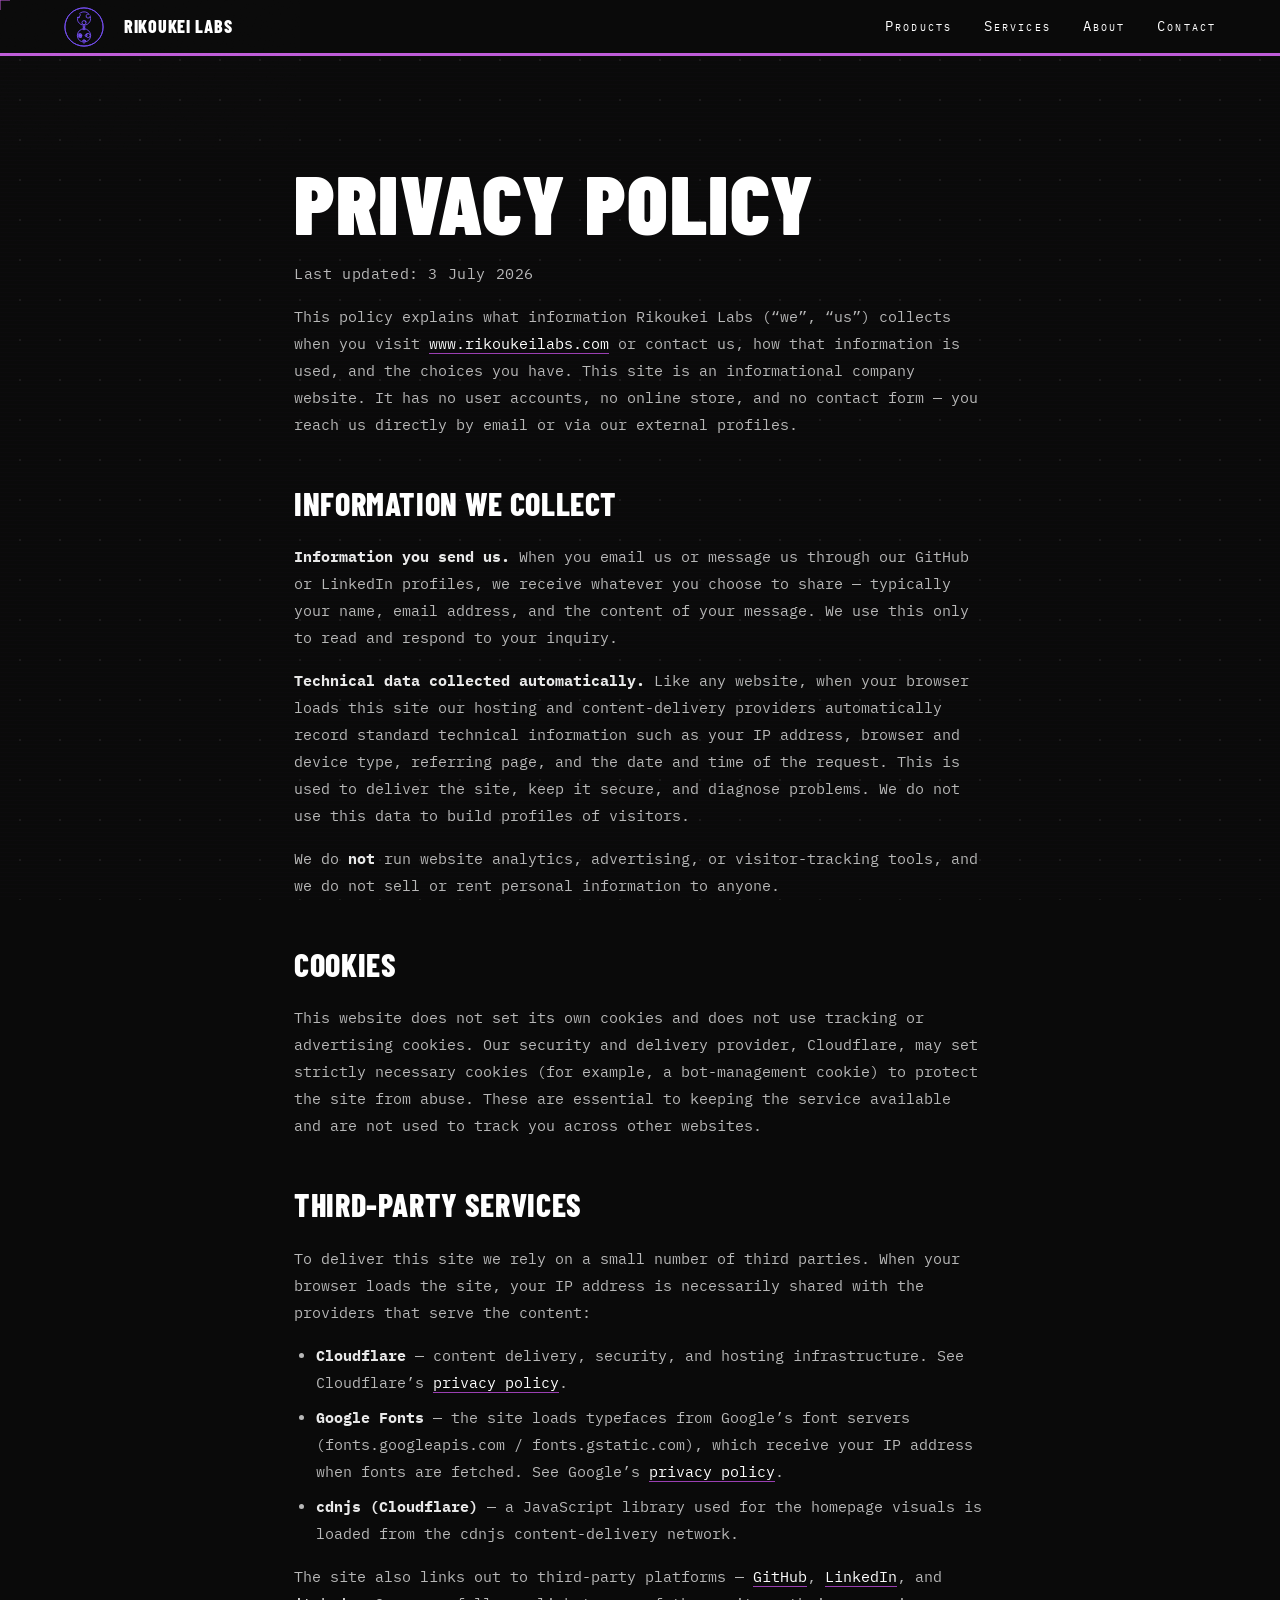
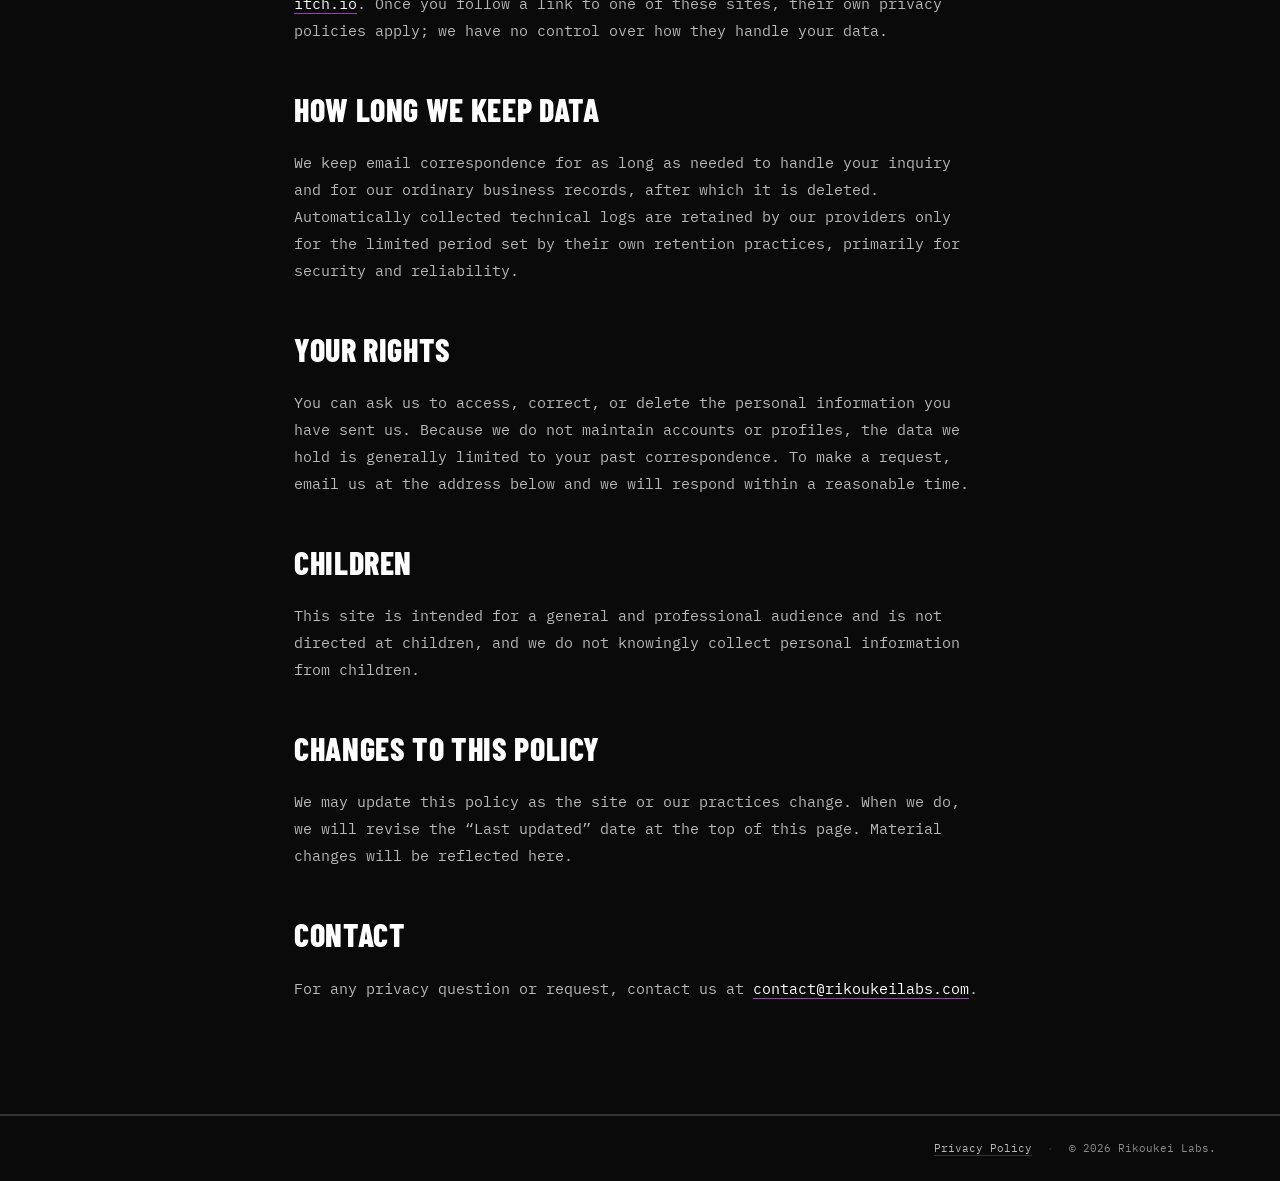
<file: privacy/index.html>
<!DOCTYPE html>
<html lang="en">
<head>
<meta charset="UTF-8">
<meta name="viewport" content="width=device-width, initial-scale=1.0">
<title>Privacy Policy | Rikoukei Labs</title>
<meta name="description" content="How Rikoukei Labs handles your data: what we collect, how it is used, third-party services, cookies, retention, and how to make a privacy request.">
<link rel="canonical" href="https://www.rikoukeilabs.com/privacy/">
<meta name="robots" content="index, follow">
<meta name="theme-color" content="#0a0a0a">
<link rel="icon" href="/assets/favicon.svg" type="image/svg+xml">
<link rel="icon" href="/assets/logo.png" type="image/png" sizes="1024x1024">
<link rel="apple-touch-icon" href="/assets/logo.png">
<meta property="og:type" content="website">
<meta property="og:site_name" content="Rikoukei Labs">
<meta property="og:title" content="Privacy Policy | Rikoukei Labs">
<meta property="og:description" content="How Rikoukei Labs handles your data: what we collect, how it is used, third-party services, cookies, retention, and how to make a privacy request.">
<meta property="og:url" content="https://www.rikoukeilabs.com/privacy/">
<meta property="og:image" content="https://www.rikoukeilabs.com/assets/logo.png">
<link rel="preconnect" href="https://fonts.googleapis.com">
<link rel="preconnect" href="https://fonts.gstatic.com" crossorigin>
<link href="https://fonts.googleapis.com/css2?family=Barlow+Condensed:wght@700;800;900&family=IBM+Plex+Mono:wght@400;500;600;700&display=swap" rel="stylesheet">
<link rel="stylesheet" href="/style.css">
</head>
<body>

<!-- Grain overlay via inline SVG filter -->
<svg class="grain" aria-hidden="true">
  <filter id="grain-filter">
    <feTurbulence type="fractalNoise" baseFrequency="0.65" numOctaves="3" stitchTiles="stitch"/>
    <feColorMatrix type="saturate" values="0"/>
  </filter>
  <rect width="100%" height="100%" filter="url(#grain-filter)"/>
</svg>
<div class="scan-layer" aria-hidden="true"></div>
<div class="grid-layer" aria-hidden="true"></div>
<div class="cursor-reticle" aria-hidden="true"></div>
<div class="cursor-ring" aria-hidden="true"></div>

<!-- ========== NAV ========== -->
<nav id="nav" class="nav-scrolled">
  <div class="nav-left">
    <img src="/assets/logo-mark.svg" alt="Rikoukei Labs company logo" class="nav-logo" width="40" height="40">
    <a href="/" class="nav-brand">Rikoukei Labs</a>
  </div>
  <button class="nav-toggle" aria-label="Toggle menu" aria-expanded="false">
    <span></span><span></span><span></span>
  </button>
  <ul class="nav-links">
    <li><a href="/#products">Products</a></li>
    <li><a href="/#services">Services</a></li>
    <li><a href="/#about">About</a></li>
    <li><a href="/#contact">Contact</a></li>
  </ul>
</nav>

<!-- ========== PRIVACY CONTENT ========== -->
<main class="page">
  <h1 class="page-title">Privacy Policy</h1>
  <p class="page-meta">Last updated: 3 July 2026</p>

  <p>This policy explains what information Rikoukei Labs (&ldquo;we&rdquo;, &ldquo;us&rdquo;) collects when you visit <a href="https://www.rikoukeilabs.com/">www.rikoukeilabs.com</a> or contact us, how that information is used, and the choices you have. This site is an informational company website. It has no user accounts, no online store, and no contact form &mdash; you reach us directly by email or via our external profiles.</p>

  <h2>Information We Collect</h2>
  <p><strong>Information you send us.</strong> When you email us or message us through our GitHub or LinkedIn profiles, we receive whatever you choose to share &mdash; typically your name, email address, and the content of your message. We use this only to read and respond to your inquiry.</p>
  <p><strong>Technical data collected automatically.</strong> Like any website, when your browser loads this site our hosting and content-delivery providers automatically record standard technical information such as your IP address, browser and device type, referring page, and the date and time of the request. This is used to deliver the site, keep it secure, and diagnose problems. We do not use this data to build profiles of visitors.</p>
  <p>We do <strong>not</strong> run website analytics, advertising, or visitor-tracking tools, and we do not sell or rent personal information to anyone.</p>

  <h2>Cookies</h2>
  <p>This website does not set its own cookies and does not use tracking or advertising cookies. Our security and delivery provider, Cloudflare, may set strictly necessary cookies (for example, a bot-management cookie) to protect the site from abuse. These are essential to keeping the service available and are not used to track you across other websites.</p>

  <h2>Third-Party Services</h2>
  <p>To deliver this site we rely on a small number of third parties. When your browser loads the site, your IP address is necessarily shared with the providers that serve the content:</p>
  <ul>
    <li><strong>Cloudflare</strong> &mdash; content delivery, security, and hosting infrastructure. See Cloudflare&rsquo;s <a href="https://www.cloudflare.com/privacypolicy/" target="_blank" rel="noopener noreferrer">privacy policy</a>.</li>
    <li><strong>Google Fonts</strong> &mdash; the site loads typefaces from Google&rsquo;s font servers (fonts.googleapis.com / fonts.gstatic.com), which receive your IP address when fonts are fetched. See Google&rsquo;s <a href="https://policies.google.com/privacy" target="_blank" rel="noopener noreferrer">privacy policy</a>.</li>
    <li><strong>cdnjs (Cloudflare)</strong> &mdash; a JavaScript library used for the homepage visuals is loaded from the cdnjs content-delivery network.</li>
  </ul>
  <p>The site also links out to third-party platforms &mdash; <a href="https://github.com/Rikoukei-Labs" target="_blank" rel="noopener noreferrer">GitHub</a>, <a href="https://www.linkedin.com/company/rikoukei-labs/" target="_blank" rel="noopener noreferrer">LinkedIn</a>, and <a href="https://ahiyantra.itch.io/" target="_blank" rel="noopener noreferrer">itch.io</a>. Once you follow a link to one of these sites, their own privacy policies apply; we have no control over how they handle your data.</p>

  <h2>How Long We Keep Data</h2>
  <p>We keep email correspondence for as long as needed to handle your inquiry and for our ordinary business records, after which it is deleted. Automatically collected technical logs are retained by our providers only for the limited period set by their own retention practices, primarily for security and reliability.</p>

  <h2>Your Rights</h2>
  <p>You can ask us to access, correct, or delete the personal information you have sent us. Because we do not maintain accounts or profiles, the data we hold is generally limited to your past correspondence. To make a request, email us at the address below and we will respond within a reasonable time.</p>

  <h2>Children</h2>
  <p>This site is intended for a general and professional audience and is not directed at children, and we do not knowingly collect personal information from children.</p>

  <h2>Changes to This Policy</h2>
  <p>We may update this policy as the site or our practices change. When we do, we will revise the &ldquo;Last updated&rdquo; date at the top of this page. Material changes will be reflected here.</p>

  <h2>Contact</h2>
  <p>For any privacy question or request, contact us at <a href="mailto:contact@rikoukeilabs.com">contact@rikoukeilabs.com</a>.</p>
</main>

<!-- ========== FOOTER ========== -->
<footer>
  <a href="/privacy/" class="footer-link">Privacy Policy</a>
  <span class="footer-sep">&middot;</span>
  &copy; 2026 Rikoukei Labs.
</footer>

<script>
(function() {
  'use strict';
  /* Custom cursor (matches homepage) */
  var reticle = document.querySelector('.cursor-reticle');
  var ring = document.querySelector('.cursor-ring');
  var mouseX = -100, mouseY = -100, ringX = -100, ringY = -100;
  document.addEventListener('mousemove', function(e) {
    mouseX = e.clientX; mouseY = e.clientY;
    reticle.style.transform = 'translate(' + mouseX + 'px, ' + mouseY + 'px) translate(-50%, -50%)';
  }, { passive: true });
  (function animateRing() {
    ringX += (mouseX - ringX) * 0.15;
    ringY += (mouseY - ringY) * 0.15;
    ring.style.transform = 'translate(' + ringX + 'px, ' + ringY + 'px) translate(-50%, -50%)';
    requestAnimationFrame(animateRing);
  })();

  /* Mobile nav toggle */
  var navToggle = document.querySelector('.nav-toggle');
  var navLinks = document.querySelector('.nav-links');
  navToggle.addEventListener('click', function() {
    var isOpen = navLinks.classList.toggle('nav-open');
    navToggle.classList.toggle('nav-toggle-active', isOpen);
    navToggle.setAttribute('aria-expanded', isOpen);
  });
})();
</script>
</body>
</html>
</file>
<file: style.css>
/* ========== RESET & BASE ========== */
*, *::before, *::after { margin: 0; padding: 0; box-sizing: border-box; }

:root {
  --amber: #be5cd8;
  --amber-dim: #9a3fb2;
  --red: #C0392B;
  --bg: #0a0a0a;
  --bg-elevated: #111111;
  --white: #e8e8e8;
  --body-text: #B8B8B8;
  --grey: #8a8a8a; /* WCAG AA (>=4.5:1) on --bg #0a0a0a */
  --grey-dim: #333;
  --font-display: 'Barlow Condensed', 'Arial Narrow', sans-serif;
  --font-mono: 'IBM Plex Mono', 'Courier New', monospace;
  --border: 2px solid var(--grey-dim);
  --border-heavy: 3px solid var(--white);
  --content-max: 1200px;
  --section-pad-x: clamp(20px, 5vw, 80px);
}

html {
  scroll-behavior: smooth;
  cursor: none;
}

body {
  background: var(--bg);
  color: var(--white);
  font-family: var(--font-mono);
  font-size: 15px;
  line-height: 1.6;
  overflow-x: hidden;
  cursor: none;
}

a, button { cursor: none; }

/* ========== CUSTOM CURSOR ========== */
.cursor-reticle {
  position: fixed;
  top: 0;
  left: 0;
  width: 24px;
  height: 24px;
  pointer-events: none;
  z-index: 10000;
  transform: translate(-50%, -50%);
  will-change: transform;
}

.cursor-reticle::before,
.cursor-reticle::after {
  content: '';
  position: absolute;
  background: var(--amber);
}

.cursor-reticle::before {
  top: 50%;
  left: 2px;
  right: 2px;
  height: 1px;
  transform: translateY(-50%);
}

.cursor-reticle::after {
  left: 50%;
  top: 2px;
  bottom: 2px;
  width: 1px;
  transform: translateX(-50%);
}

.cursor-ring {
  position: fixed;
  top: 0;
  left: 0;
  width: 24px;
  height: 24px;
  border: 1.5px solid var(--amber);
  pointer-events: none;
  z-index: 10000;
  transform: translate(-50%, -50%);
  opacity: 0.6;
  will-change: transform;
}

/* ========== GRAIN OVERLAY ========== */
.grain {
  position: fixed;
  inset: 0;
  pointer-events: none;
  z-index: 9000;
  opacity: 0.06;
  mix-blend-mode: overlay;
}

/* ========== SCANLINE / PARALLAX LAYER ========== */
.scan-layer {
  position: fixed;
  inset: 0;
  pointer-events: none;
  z-index: 1;
  background: repeating-linear-gradient(
    0deg,
    transparent,
    transparent 3px,
    rgba(190, 92, 216, 0.015) 3px,
    rgba(190, 92, 216, 0.015) 4px
  );
  will-change: transform;
}

.grid-layer {
  position: fixed;
  inset: 0;
  pointer-events: none;
  z-index: 0;
  background-image:
    radial-gradient(circle, var(--grey-dim) 1px, transparent 1px);
  background-size: 40px 40px;
  opacity: 0.4;
  will-change: transform;
}

/* ========== NAV ========== */
nav {
  position: fixed;
  top: 0;
  left: 0;
  right: 0;
  z-index: 5000;
  display: flex;
  align-items: center;
  justify-content: space-between;
  padding: 0 var(--section-pad-x);
  height: 56px;
  background: var(--bg);
  border-bottom: var(--border);
  font-family: var(--font-mono);
  font-size: 14px;
  font-variant: small-caps;
  letter-spacing: 0.15em;
  transition: border-color 0.3s;
}

nav.nav-scrolled {
  border-bottom: 3px solid var(--amber);
}

.nav-left {
  display: flex;
  align-items: center;
  gap: 20px;
}

.nav-logo {
  width: 40px;
  height: 40px;
  object-fit: contain;
  flex-shrink: 0;
}

.nav-brand {
  font-family: var(--font-display);
  font-weight: 800;
  font-size: 18px;
  color: #FFFFFF;
  text-decoration: none;
  letter-spacing: 0.04em;
  text-transform: uppercase;
}

/* Hamburger toggle — hidden on desktop */
.nav-toggle {
  display: none;
  background: none;
  border: none;
  padding: 6px;
  flex-direction: column;
  gap: 5px;
  z-index: 5001;
}

.nav-toggle span {
  display: block;
  width: 22px;
  height: 2px;
  background: var(--white);
  transition: transform 0.3s, opacity 0.3s;
}

.nav-toggle-active span:nth-child(1) {
  transform: translateY(7px) rotate(45deg);
}

.nav-toggle-active span:nth-child(2) {
  opacity: 0;
}

.nav-toggle-active span:nth-child(3) {
  transform: translateY(-7px) rotate(-45deg);
}

.nav-links {
  display: flex;
  gap: 32px;
  list-style: none;
}

.nav-links a {
  color: #FFFFFF;
  text-decoration: none;
  font-size: 14px;
  letter-spacing: 0.15em;
  transition: color 0.2s;
}

.nav-links a:hover {
  color: var(--amber);
}

/* ========== HERO ========== */
.hero {
  position: relative;
  min-height: 100vh;
  display: flex;
  flex-direction: column;
  justify-content: center;
  padding: clamp(80px, 8vw, 120px) var(--section-pad-x);
  padding-top: clamp(100px, 12vw, 160px);
  z-index: 2;
  overflow: visible;
}

.hero-circuit {
  position: absolute;
  inset: 0;
  pointer-events: none;
  z-index: -1;
  overflow: hidden;
}

.hero-circuit svg {
  position: absolute;
  top: 0;
  right: -5%;
  width: 60%;
  height: 100%;
  opacity: 0.08;
}

/* Hero right-side 3D constellation mesh */
.hero-mesh {
  position: absolute;
  top: -80px;
  right: -60px;
  bottom: -60px;
  left: -10%;
  z-index: 1;
  pointer-events: none;
  overflow: visible;
}

.hero-mesh canvas {
  display: block;
  width: 100%;
  height: 100%;
  overflow: visible;
}

.hero-title {
  font-family: var(--font-display);
  font-weight: 900;
  font-size: clamp(64px, 12vw, 160px);
  line-height: 0.9;
  text-transform: uppercase;
  letter-spacing: -0.02em;
  margin-bottom: 32px;
  max-width: 55%;
}

.hero-title .word {
  display: inline-block;
  opacity: 0;
  transform: translateY(8px);
  filter: blur(2px);
}

.hero-title .word.revealed {
  opacity: 1;
  transform: translateY(0);
  filter: blur(0);
  transition: opacity 0.3s ease, transform 0.3s ease, filter 0.3s ease;
}

.hero-tagline {
  font-family: var(--font-mono);
  font-size: clamp(18px, 2.5vw, 28px);
  font-weight: 600;
  color: var(--amber);
  margin-bottom: 16px;
  max-width: 600px;
}

.hero-tagline .word,
.hero-sub .word {
  display: inline-block;
  opacity: 0;
  transform: translateY(4px);
}

.hero-tagline .word.revealed,
.hero-sub .word.revealed {
  opacity: 1;
  transform: translateY(0);
  transition: opacity 0.25s ease, transform 0.25s ease;
}

.hero-sub {
  font-size: clamp(14px, 1.4vw, 17px);
  color: var(--body-text);
  max-width: 520px;
  line-height: 1.7;
}

.hero-border-accent {
  position: absolute;
  bottom: 0;
  left: var(--section-pad-x);
  width: 120px;
  height: 3px;
  background: var(--amber);
}

/* ========== SECTION HEADERS ========== */
.section-header {
  font-family: var(--font-display);
  font-weight: 900;
  font-size: clamp(44px, 7vw, 84px);
  text-transform: uppercase;
  letter-spacing: 0.02em;
  line-height: 1;
  margin-bottom: 40px;
  position: relative;
  display: inline-block;
  color: #FFFFFF;
}

.section-header.glitch-active {
  animation: glitch-text 0.4s steps(2) forwards;
}

@keyframes glitch-text {
  0% { opacity: 1; transform: translate(0); text-shadow: none; }
  10% { opacity: 0.7; transform: translate(-3px, 1px); text-shadow: 2px 0 var(--amber), -2px 0 var(--red); }
  20% { opacity: 1; transform: translate(2px, -1px); text-shadow: -1px 0 var(--red), 1px 0 var(--amber); }
  30% { opacity: 0.8; transform: translate(0, 2px); text-shadow: 2px 0 var(--amber); }
  40% { opacity: 1; transform: translate(-1px, 0); text-shadow: none; }
  50% { opacity: 0.6; transform: translate(3px, 1px); text-shadow: -2px 0 var(--red), 3px 0 var(--amber); }
  60% { opacity: 1; transform: translate(0); text-shadow: 1px 0 var(--amber); }
  70% { opacity: 0.9; transform: translate(-2px, -1px); text-shadow: -1px 0 var(--red); }
  80% { opacity: 1; transform: translate(1px, 0); text-shadow: none; }
  100% { opacity: 1; transform: translate(0); text-shadow: none; }
}

/* ========== PRODUCTS ========== */
.products {
  position: relative;
  z-index: 2;
  padding: clamp(40px, 5vw, 80px) var(--section-pad-x);
}

.products-grid {
  display: grid;
  grid-template-columns: 1fr;
  gap: 28px;
  max-width: var(--content-max);
  margin: 0 auto;
}

.product-card {
  border: 3px solid var(--grey-dim);
  background: var(--bg-elevated);
  padding: clamp(28px, 3vw, 44px);
  position: relative;
  opacity: 0;
  will-change: transform, opacity;
}

.product-card.slide-left {
  transform: translateX(-60px) rotate(-1.5deg);
}

.product-card.slide-right {
  transform: translateX(60px) rotate(1.5deg);
}

.product-card.card-visible {
  opacity: 1;
  transform: translateX(0) rotate(var(--card-tilt));
  transition: opacity 0.5s ease, transform 0.5s cubic-bezier(0.22, 1, 0.36, 1);
}

.product-card:hover {
  transform: rotate(0deg) !important;
  border-color: var(--amber);
  transition: transform 0.15s ease, border-color 0.2s;
}

.product-card::before {
  content: '';
  position: absolute;
  top: 0;
  left: 0;
  width: 4px;
  height: 100%;
  background: var(--amber);
}

.card-label {
  font-family: var(--font-mono);
  font-size: 10px;
  font-weight: 600;
  text-transform: uppercase;
  letter-spacing: 0.15em;
  color: var(--amber);
  margin-bottom: 10px;
  display: block;
}

.card-title {
  font-family: var(--font-display);
  font-weight: 800;
  font-size: clamp(28px, 4vw, 44px);
  text-transform: uppercase;
  letter-spacing: 0.01em;
  margin-bottom: 16px;
  line-height: 1.1;
  color: #FFFFFF;
}

.card-desc {
  color: var(--body-text);
  font-size: 14px;
  line-height: 1.7;
  margin-bottom: 20px;
}

.card-status {
  font-family: var(--font-mono);
  font-size: 11px;
  font-weight: 600;
  color: var(--white);
  letter-spacing: 0.05em;
  padding: 6px 12px;
  border: 2px solid var(--grey-dim);
  display: inline-block;
}

/* Two-column product layout on wider screens */
@media (min-width: 768px) {
  .products-grid {
    grid-template-columns: 1fr 1fr;
    gap: 28px;
  }

  /* BILAAR: the Bilaar card is currently hidden, leaving 5 product cards.
     Cards 1–4 fill two normal rows; card 5 (last) is the full-width offset card.
     TO RESTORE BILAAR (6 cards), replace the rule below with:
       :nth-child(3) { grid-column: 1 / -1; max-width: 65%; margin-left: auto; }
       :nth-child(6) { grid-column: 1 / -1; max-width: 65%; margin-left: 0; }
  */
  .product-card {
    margin-left: 0;
    max-width: none;
  }
  .product-card:nth-child(5) {
    grid-column: 1 / -1;
    max-width: 65%;
    margin-left: 0;
  }
}

/* ========== PRODUCT CARD LINKS ========== */
a.product-card {
  text-decoration: none;
  color: inherit;
  display: block;
}

/* ========== SERVICES ========== */
.services {
  position: relative;
  z-index: 2;
  padding: clamp(40px, 5vw, 80px) var(--section-pad-x);
}

.services-intro {
  font-family: var(--font-mono);
  font-size: clamp(13px, 1.3vw, 16px);
  color: var(--grey);
  max-width: var(--content-max);
  margin: 0 auto 40px;
  letter-spacing: 0.02em;
}

.services-list {
  max-width: var(--content-max);
  margin: 0 auto;
}

.service-row {
  display: grid;
  grid-template-columns: 1fr;
  gap: 12px;
  padding: clamp(24px, 3vw, 36px) 0;
  border-bottom: 1px solid var(--grey-dim);
  opacity: 0;
  transform: translateY(20px);
  will-change: transform, opacity;
}

.service-row.card-visible {
  opacity: 1;
  transform: translateY(0);
  transition: opacity 0.5s ease, transform 0.5s cubic-bezier(0.22, 1, 0.36, 1);
}

.service-row:first-child {
  border-top: 1px solid var(--grey-dim);
}

.service-label {
  font-family: var(--font-display);
  font-weight: 800;
  font-size: clamp(20px, 2.5vw, 28px);
  text-transform: uppercase;
  letter-spacing: 0.02em;
  color: #FFFFFF;
  line-height: 1.2;
}

.service-desc {
  font-family: var(--font-mono);
  font-size: 14px;
  line-height: 1.7;
  color: var(--body-text);
}

@media (min-width: 768px) {
  .service-row {
    grid-template-columns: 1fr 1.8fr;
    gap: 40px;
    align-items: baseline;
  }
}

/* ========== ABOUT ========== */
.about {
  position: relative;
  z-index: 2;
  padding: clamp(40px, 5vw, 80px) var(--section-pad-x);
}

.about-content {
  display: grid;
  grid-template-columns: 1fr;
  gap: 0;
  max-width: var(--content-max);
  margin: 0 auto;
}

@media (min-width: 768px) {
  .about-content {
    grid-template-columns: 1fr 1.6fr;
    gap: 80px;
    align-items: start;
  }
}

.about-header-col .section-header {
  margin-bottom: 24px;
}

.about-text-col {
  padding-top: 8px;
}

.about-text-col p {
  font-size: clamp(14px, 1.4vw, 17px);
  line-height: 1.8;
  color: var(--body-text);
  max-width: none;
  margin-bottom: 20px;
}

.about-text-col p:first-child {
  color: #FFFFFF;
  font-size: clamp(15px, 1.6vw, 19px);
}

.grid-divider {
  margin: clamp(28px, 4vw, 50px) auto;
  border: none;
  height: 1px;
  background: repeating-linear-gradient(
    90deg,
    var(--grey-dim) 0px,
    var(--grey-dim) 8px,
    transparent 8px,
    transparent 16px
  );
  max-width: var(--content-max);
}

/* ========== CONTACT ========== */
.contact {
  position: relative;
  z-index: 2;
  padding: clamp(28px, 4vw, 60px) var(--section-pad-x);
  padding-bottom: clamp(60px, 8vw, 100px);
}

.contact .section-header {
  max-width: var(--content-max);
  margin-left: auto;
  margin-right: auto;
  display: block;
}

.contact-block {
  background: var(--bg-elevated);
  border: 2px solid var(--grey-dim);
  padding: clamp(28px, 3vw, 48px);
  max-width: var(--content-max);
  margin: 0 auto;
  font-family: var(--font-mono);
  font-size: clamp(14px, 1.4vw, 16px);
}

.contact-line {
  margin-bottom: 12px;
  color: var(--body-text);
  display: flex;
  flex-wrap: wrap;
  gap: 0;
}

.contact-line:last-child {
  margin-bottom: 0;
}

.contact-prompt {
  color: var(--amber);
  margin-right: 8px;
  user-select: none;
}

.contact-line a {
  color: #FFFFFF;
  text-decoration: none;
  border-bottom: 1px solid var(--grey-dim);
  transition: border-color 0.2s, color 0.2s;
}

.contact-line a:hover {
  color: var(--amber);
  border-color: var(--amber);
}

.contact-flag {
  color: var(--grey);
}

/* ========== FOOTER ========== */
footer {
  position: relative;
  z-index: 2;
  padding: 24px var(--section-pad-x);
  border-top: var(--border);
  text-align: right;
  font-family: var(--font-mono);
  font-size: 11px;
  color: var(--grey);
}

.footer-link {
  color: var(--body-text);
  text-decoration: none;
  border-bottom: 1px solid var(--grey-dim);
  transition: color 0.2s, border-color 0.2s;
}

.footer-link:hover {
  color: var(--amber);
  border-color: var(--amber);
}

.footer-sep {
  margin: 0 8px;
  color: var(--grey-dim);
}

.footer-logo {
  width: 16px;
  height: 16px;
  vertical-align: -3px;
  margin-right: 6px;
  filter: grayscale(1) brightness(1.7);
  opacity: 0.75;
}

/* ========== CONTENT PAGES (privacy, errors) ========== */
.page {
  position: relative;
  z-index: 2;
  max-width: 820px;
  margin: 0 auto;
  padding: clamp(96px, 14vw, 160px) var(--section-pad-x) clamp(48px, 8vw, 96px);
}

.page-title {
  font-family: var(--font-display);
  font-weight: 900;
  font-size: clamp(44px, 8vw, 84px);
  text-transform: uppercase;
  letter-spacing: 0.02em;
  line-height: 1;
  color: #FFFFFF;
  margin-bottom: 16px;
}

.page-meta {
  font-family: var(--font-mono);
  font-size: 13px;
  color: var(--grey);
  letter-spacing: 0.04em;
  margin-bottom: 40px;
}

.page h2 {
  font-family: var(--font-display);
  font-weight: 800;
  font-size: clamp(22px, 3vw, 32px);
  text-transform: uppercase;
  letter-spacing: 0.02em;
  color: #FFFFFF;
  margin: 40px 0 14px;
}

.page p,
.page li {
  font-family: var(--font-mono);
  font-size: 15px;
  line-height: 1.8;
  color: var(--body-text);
  margin-bottom: 16px;
}

.page ul {
  padding-left: 22px;
  margin-bottom: 16px;
}

.page li {
  margin-bottom: 8px;
}

.page a {
  color: #FFFFFF;
  text-decoration: none;
  border-bottom: 1px solid var(--amber-dim);
  transition: color 0.2s, border-color 0.2s;
}

.page a:hover {
  color: var(--amber);
  border-color: var(--amber);
}

.page strong {
  color: var(--white);
}

/* ========== ERROR PAGES ========== */
.error-page {
  position: relative;
  z-index: 2;
  min-height: 100vh;
  display: flex;
  flex-direction: column;
  justify-content: center;
  align-items: flex-start;
  padding: clamp(80px, 10vw, 140px) var(--section-pad-x);
}

.error-code {
  font-family: var(--font-display);
  font-weight: 900;
  font-size: clamp(96px, 24vw, 240px);
  line-height: 0.85;
  letter-spacing: -0.02em;
  color: #FFFFFF;
  margin-bottom: 8px;
}

.error-code .accent {
  color: var(--amber);
}

.error-message {
  font-family: var(--font-mono);
  font-size: clamp(16px, 2vw, 22px);
  font-weight: 600;
  color: var(--amber);
  margin-bottom: 12px;
}

.error-sub {
  font-family: var(--font-mono);
  font-size: 15px;
  line-height: 1.7;
  color: var(--body-text);
  max-width: 520px;
  margin-bottom: 32px;
}

.error-terminal {
  background: var(--bg-elevated);
  border: 2px solid var(--grey-dim);
  padding: clamp(20px, 3vw, 32px);
  max-width: 560px;
  width: 100%;
  font-family: var(--font-mono);
  font-size: clamp(13px, 1.4vw, 15px);
}

.error-terminal .contact-line {
  margin-bottom: 12px;
}

.error-terminal .contact-line:last-child {
  margin-bottom: 0;
}

.error-terminal a {
  color: #FFFFFF;
  text-decoration: none;
  border-bottom: 1px solid var(--grey-dim);
  transition: color 0.2s, border-color 0.2s;
}

.error-terminal a:hover {
  color: var(--amber);
  border-color: var(--amber);
}

/* ========== CONCOURSE WARP TRANSITION ========== */
.warp-out {
  position: fixed;
  inset: 0;
  z-index: 10000;
  pointer-events: none;
}

.warp-out .wfill {
  position: absolute;
  inset: 0;
  background: #0a0a0a;
  clip-path: circle(0px at var(--cx) var(--cy));
  animation: warp-fill 0.6s cubic-bezier(0.4, 0, 0.2, 1) forwards 0.1s;
}

.warp-out .wring {
  position: absolute;
  left: var(--cx);
  top: var(--cy);
  width: 16px;
  height: 16px;
  margin: -8px 0 0 -8px;
  border: 2px solid #ffc67e;
  border-radius: 50%;
  opacity: 0;
  animation: warp-out-ring 0.75s cubic-bezier(0.22, 1, 0.36, 1) forwards;
}

.warp-out .wring:nth-child(3) {
  animation-delay: 0.09s;
  border-width: 1px;
}

.warp-out .wring:nth-child(4) {
  animation-delay: 0.18s;
  border-width: 1px;
  border-color: #be5cd8;
}

.warp-out .wlabel {
  position: absolute;
  left: 50%;
  top: 50%;
  transform: translate(-50%, -50%);
  font-family: var(--font-mono);
  font-size: 12px;
  letter-spacing: 0.3em;
  color: #ffc67e;
  opacity: 0;
  animation: warp-out-label 0.35s ease forwards 0.4s;
}

@keyframes warp-fill {
  to { clip-path: circle(150% at var(--cx) var(--cy)); }
}

@keyframes warp-out-ring {
  0% { transform: scale(1); opacity: 1; }
  100% { transform: scale(70); opacity: 0; }
}

@keyframes warp-out-label {
  to { opacity: 1; }
}

/* ========== UTILITY ========== */
.sr-only {
  position: absolute;
  width: 1px;
  height: 1px;
  padding: 0;
  margin: -1px;
  overflow: hidden;
  clip: rect(0,0,0,0);
  border: 0;
}

/* ========== MOBILE ========== */
@media (max-width: 767px) {
  nav {
    padding: 0 16px;
    height: 50px;
  }

  .nav-brand {
    font-size: 14px;
  }

  .nav-toggle {
    display: flex;
  }

  .nav-links {
    position: fixed;
    top: 0;
    left: 0;
    right: 0;
    bottom: 0;
    flex-direction: column;
    align-items: center;
    justify-content: center;
    gap: 32px;
    background: var(--bg);
    z-index: 5000;
    opacity: 0;
    pointer-events: none;
    transition: opacity 0.3s;
  }

  .nav-links.nav-open {
    opacity: 1;
    pointer-events: auto;
  }

  .nav-links a {
    font-size: 20px;
    letter-spacing: 0.2em;
  }

  .hero {
    padding: 100px 20px 60px;
    min-height: 100svh;
  }

  .hero-title {
    max-width: 100%;
    font-size: clamp(48px, 14vw, 80px);
    z-index: 2;
    position: relative;
  }

  .hero-tagline {
    z-index: 2;
    position: relative;
  }

  .hero-sub {
    z-index: 2;
    position: relative;
  }

  .hero-mesh {
    top: -20px;
    right: -40px;
    bottom: -20px;
    left: -20%;
    opacity: 0.4;
  }

  .hero-border-accent {
    left: 20px;
  }

  .products {
    padding: 40px 16px;
  }

  .product-card {
    margin-left: 0 !important;
    max-width: 100% !important;
  }

  .product-card.slide-left {
    transform: translateX(-30px) rotate(-0.8deg);
  }

  .product-card.slide-right {
    transform: translateX(30px) rotate(0.8deg);
  }

  .services {
    padding: 40px 16px;
  }

  .about {
    padding: 40px 16px;
  }

  .about-header-col .section-header {
    margin-bottom: 16px;
  }

  .contact {
    padding: 28px 16px 60px;
  }

  .contact-block {
    padding: 16px;
    font-size: 13px;
    word-break: break-all;
  }

  .contact-line {
    flex-wrap: wrap;
  }

  .contact-flag {
    display: none;
  }

  footer {
    padding: 20px 16px;
    text-align: center;
  }

  .section-header {
    font-size: clamp(36px, 10vw, 60px);
  }
}

/* Small phones */
@media (max-width: 380px) {
  .nav-logo {
    width: 32px;
    height: 32px;
  }

  .nav-brand {
    font-size: 12px;
  }

  .hero-title {
    font-size: clamp(40px, 13vw, 64px);
  }

  .contact-block {
    font-size: 12px;
  }
}

/* Disable custom cursor on touch devices */
@media (pointer: coarse) {
  html, body, a, button {
    cursor: auto;
  }
  .cursor-reticle, .cursor-ring {
    display: none;
  }
}
</file>
